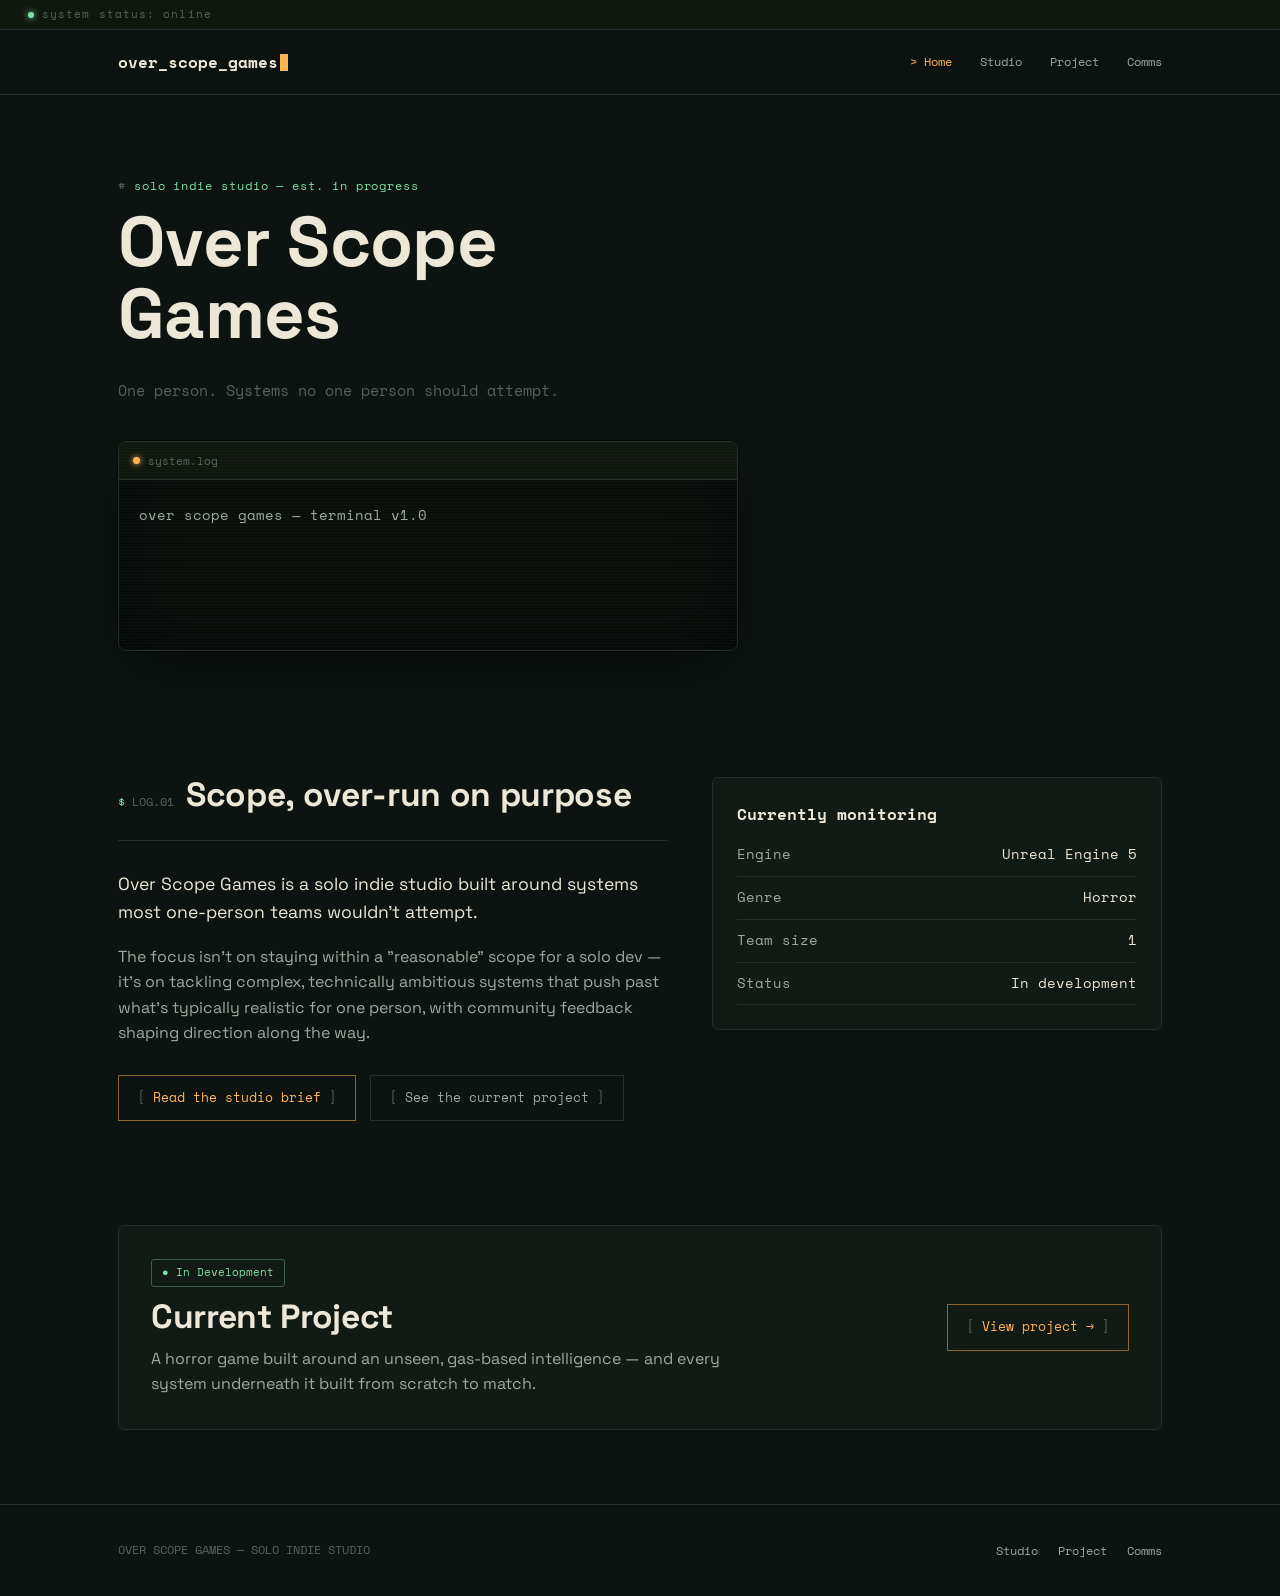
<file: index.html>
<!DOCTYPE html>
<html lang="en">
<head>
<meta charset="UTF-8">
<meta name="viewport" content="width=device-width, initial-scale=1.0">
<title>Over Scope Games — Solo Indie Studio</title>
<meta name="description" content="Over Scope Games is a solo indie studio building systems most one-person teams wouldn't attempt.">
<link rel="preconnect" href="https://fonts.googleapis.com">
<link rel="preconnect" href="https://fonts.gstatic.com" crossorigin>
<link href="https://fonts.googleapis.com/css2?family=Space+Grotesk:wght@400;500;700&family=Space+Mono:wght@400;700&display=swap" rel="stylesheet">
<link rel="stylesheet" href="style.css">
</head>
<body>

<div class="term-topbar"><span class="led"></span><span>system status: online</span></div>

<nav class="site-nav">
  <div class="wrap">
    <a href="index.html" class="brand">over_scope_games<span class="cursor"></span></a>
    <ul class="nav-links">
      <li><a href="index.html" aria-current="page">Home</a></li>
      <li><a href="studio.html">Studio</a></li>
      <li><a href="project.html">Project</a></li>
      <li><a href="contact.html">Comms</a></li>
    </ul>
    <button class="nav-toggle" aria-label="Toggle navigation" aria-expanded="false">☰</button>
  </div>
</nav>

<header class="hero">
  <div class="wrap hero-inner">
    <p class="eyebrow">solo indie studio — est. in progress</p>
    <h1>Over&nbsp;Scope<br>Games</h1>
    <p class="tagline">One person. Systems no one person should attempt.</p>

    <div class="term-window">
      <div class="term-header"><span class="led"></span><span>system.log</span></div>
      <div class="term-body" data-boot></div>
    </div>
  </div>
</header>

<section>
  <div class="wrap two-col">
    <div>
      <div class="section-head">
        <span class="code">LOG.01</span>
        <h2>Scope, over-run on purpose</h2>
      </div>
      <p class="lede">Over Scope Games is a solo indie studio built around systems most one-person teams wouldn't attempt.</p>
      <p>The focus isn't on staying within a "reasonable" scope for a solo dev — it's on tackling complex, technically ambitious systems that push past what's typically realistic for one person, with community feedback shaping direction along the way.</p>
      <div class="cta-row">
        <a href="studio.html" class="btn">Read the studio brief</a>
        <a href="project.html" class="btn ghost">See the current project</a>
      </div>
    </div>
    <div class="panel panel-rivets">
      <h3>Currently monitoring</h3>
      <ul class="spec-list">
        <li><span>Engine</span><span>Unreal Engine 5</span></li>
        <li><span>Genre</span><span>Horror</span></li>
        <li><span>Team size</span><span>1</span></li>
        <li><span>Status</span><span>In development</span></li>
      </ul>
    </div>
  </div>
</section>

<section class="tight">
  <div class="wrap">
    <div class="teaser">
      <div>
        <span class="status-tag">In Development</span>
        <h2 style="margin-bottom:0.3em;">Current Project</h2>
        <p style="margin:0;">A horror game built around an unseen, gas-based intelligence — and every system underneath it built from scratch to match.</p>
      </div>
      <a href="project.html" class="btn">View project →</a>
    </div>
  </div>
</section>

<footer>
  <div class="wrap">
    <span class="foot-brand">OVER SCOPE GAMES — SOLO INDIE STUDIO</span>
    <ul class="foot-links">
      <li><a href="studio.html">Studio</a></li>
      <li><a href="project.html">Project</a></li>
      <li><a href="contact.html">Comms</a></li>
    </ul>
  </div>
</footer>

<script src="script.js"></script>
</body>
</html>
</file>
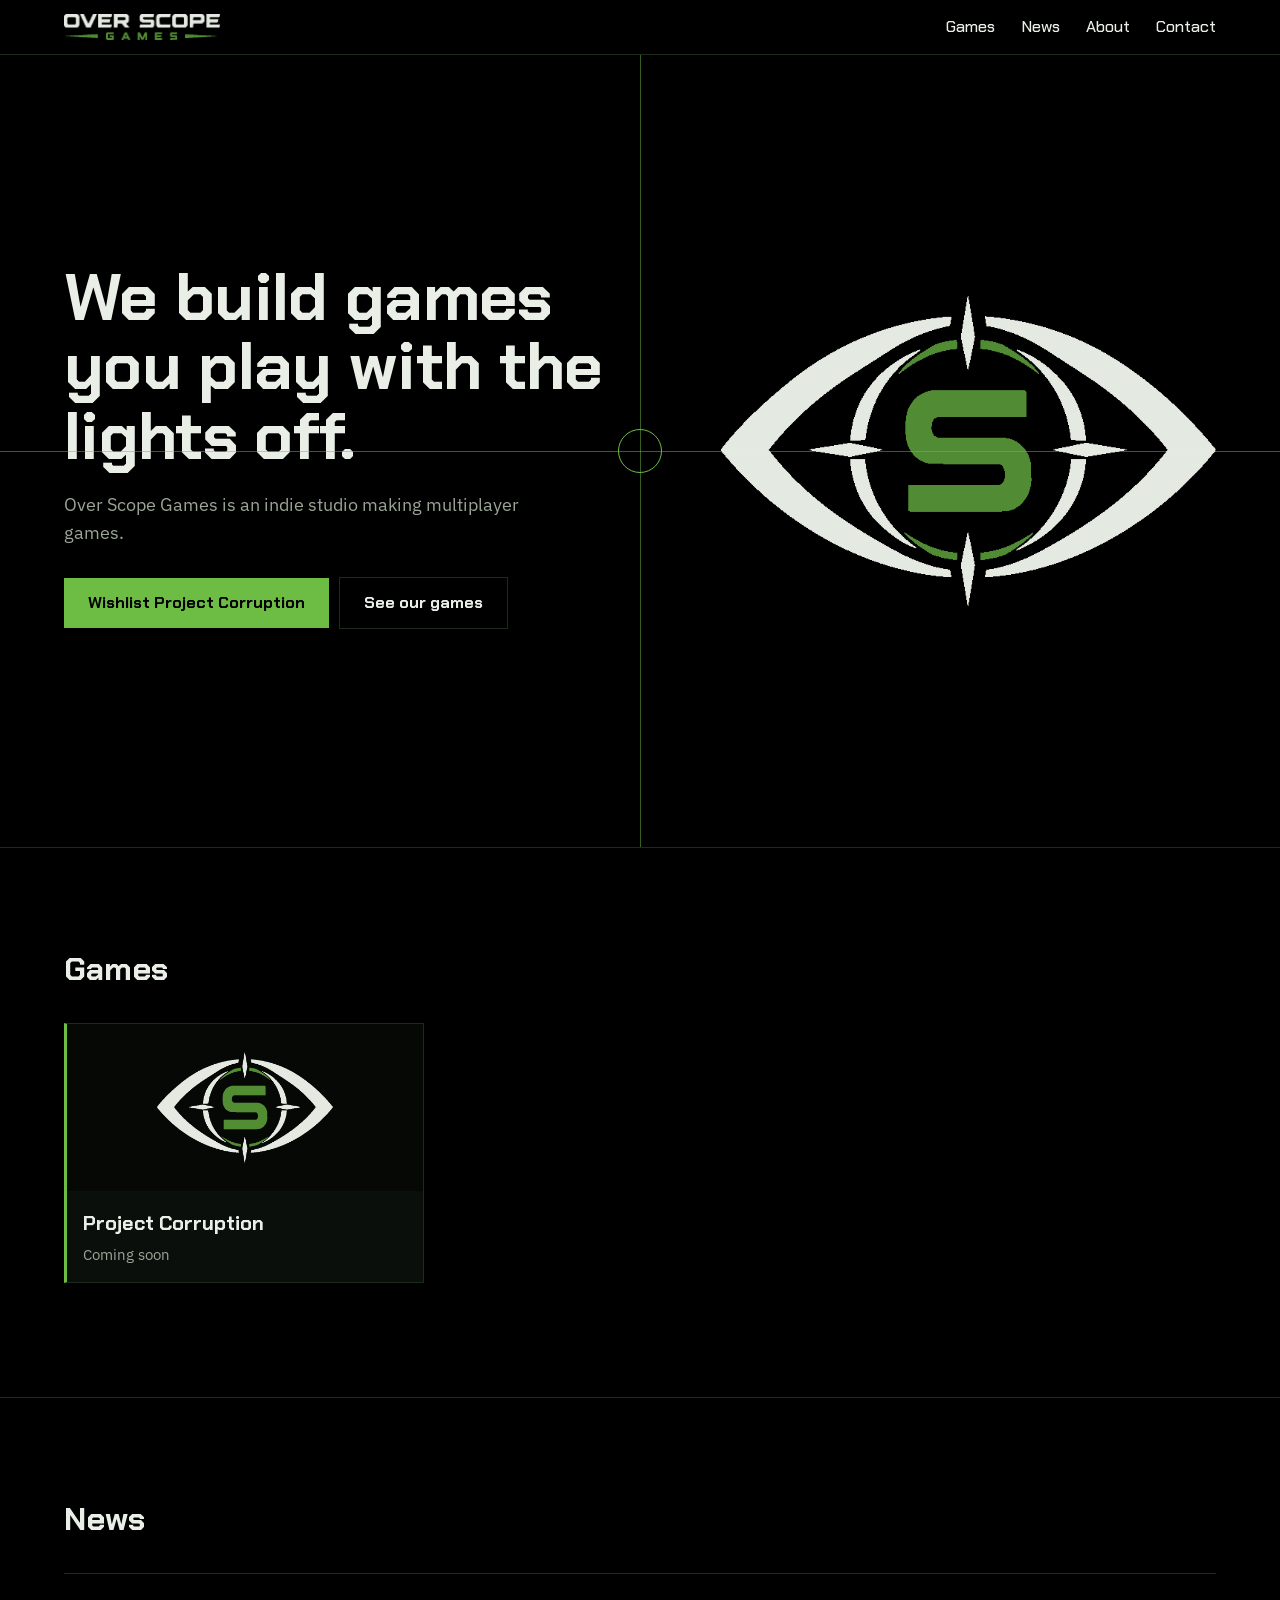
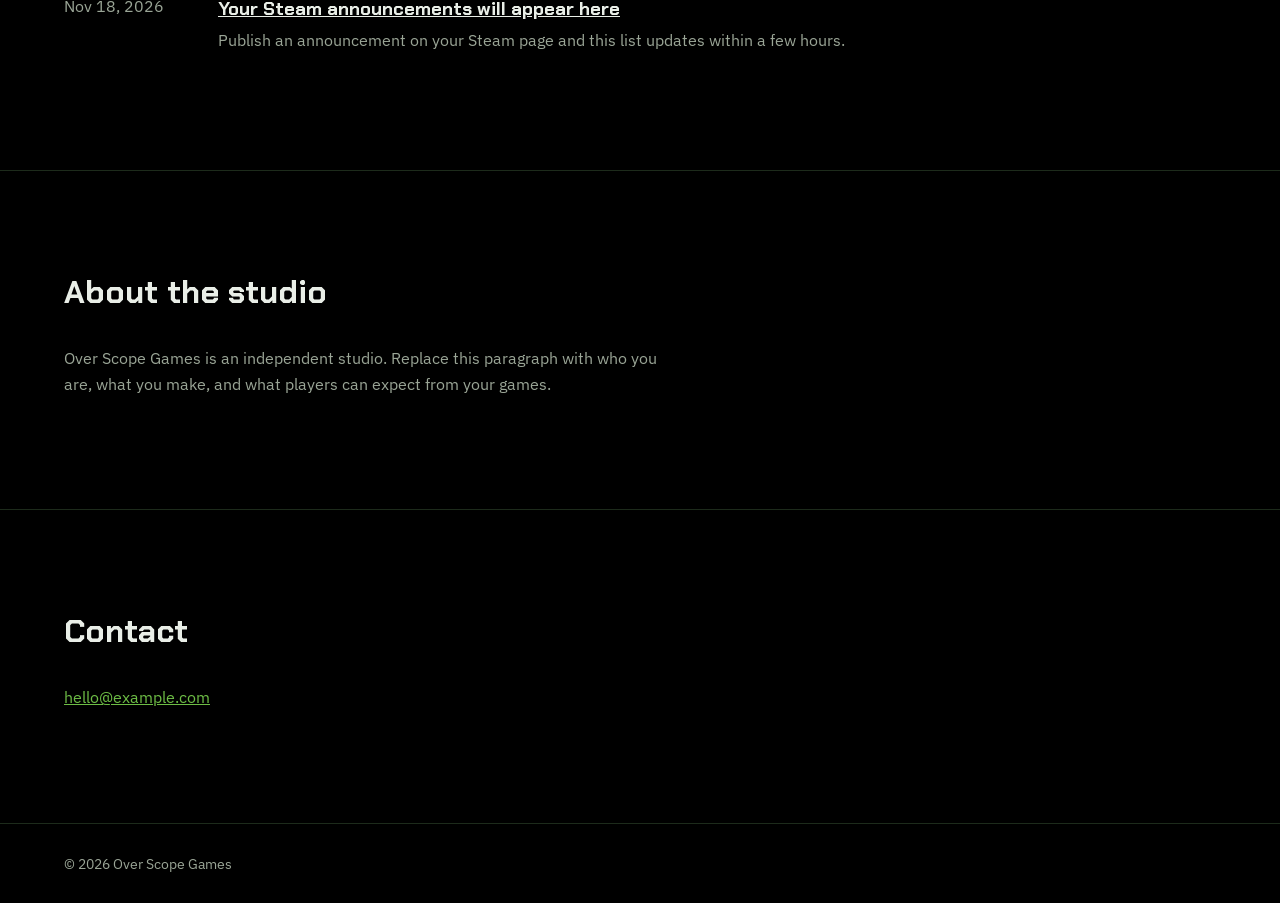
<file: site/index.html>
<!doctype html><html lang="en"><head><title>Over Scope Games</title><meta name="description" content="Over Scope Games is an indie studio making multiplayer games."><meta charset="utf-8"><meta name="viewport" content="width=device-width,initial-scale=1"><link rel="icon" href="assets/icon.png"><link rel="preconnect" href="https://fonts.googleapis.com"><link href="https://fonts.googleapis.com/css2?family=Chakra+Petch:wght@500;700&family=IBM+Plex+Sans:wght@400;500&display=swap" rel="stylesheet"><link rel="stylesheet" href="style.css"></head><body>
<header class="bar"><a href="index.html"><img class="wm" src="assets/wordmark.png" alt="Over Scope Games"></a><nav><a href="index.html#games">Games</a><a href="index.html#news">News</a><a href="index.html#about">About</a><a href="index.html#contact">Contact</a></nav></header>
<main>
<section class="hero" id="hero"><div class="reticle" aria-hidden="true"><i class="h"></i><i class="v"></i><b></b></div>
<div><!-- EDIT: tagline -->
<h1>We build games you play with the lights off.</h1>
<p>Over Scope Games is an indie studio making multiplayer games.</p>
<a class="btn" id="hero-cta" href="https://store.steampowered.com/app/3472070">Wishlist Project Corruption</a><a class="btn alt" href="#games">See our games</a></div>
<img class="eye" src="assets/icon.png" alt="Over Scope Games eye logo"></section>
<section class="s" id="games"><div class="in"><h2>Games</h2><div class="row" id="games-row" tabindex="0" aria-label="Our games, scroll sideways"></div></div></section>
<section class="s" id="news"><div class="in"><h2>News</h2><div id="news-list"></div></div></section>
<section class="s about" id="about"><div class="in"><h2>About the studio</h2><!-- EDIT: about text -->
<p>Over Scope Games is an independent studio. Replace this paragraph with who you are, what you make, and what players can expect from your games.</p></div></section>
<section class="s" id="contact"><div class="in"><h2>Contact</h2><!-- EDIT: email and socials -->
<p><a href="mailto:hello@example.com">hello@example.com</a></p></div></section>
</main><footer>&copy; 2026 Over Scope Games</footer><script src="main.js"></script></body></html>
</file>
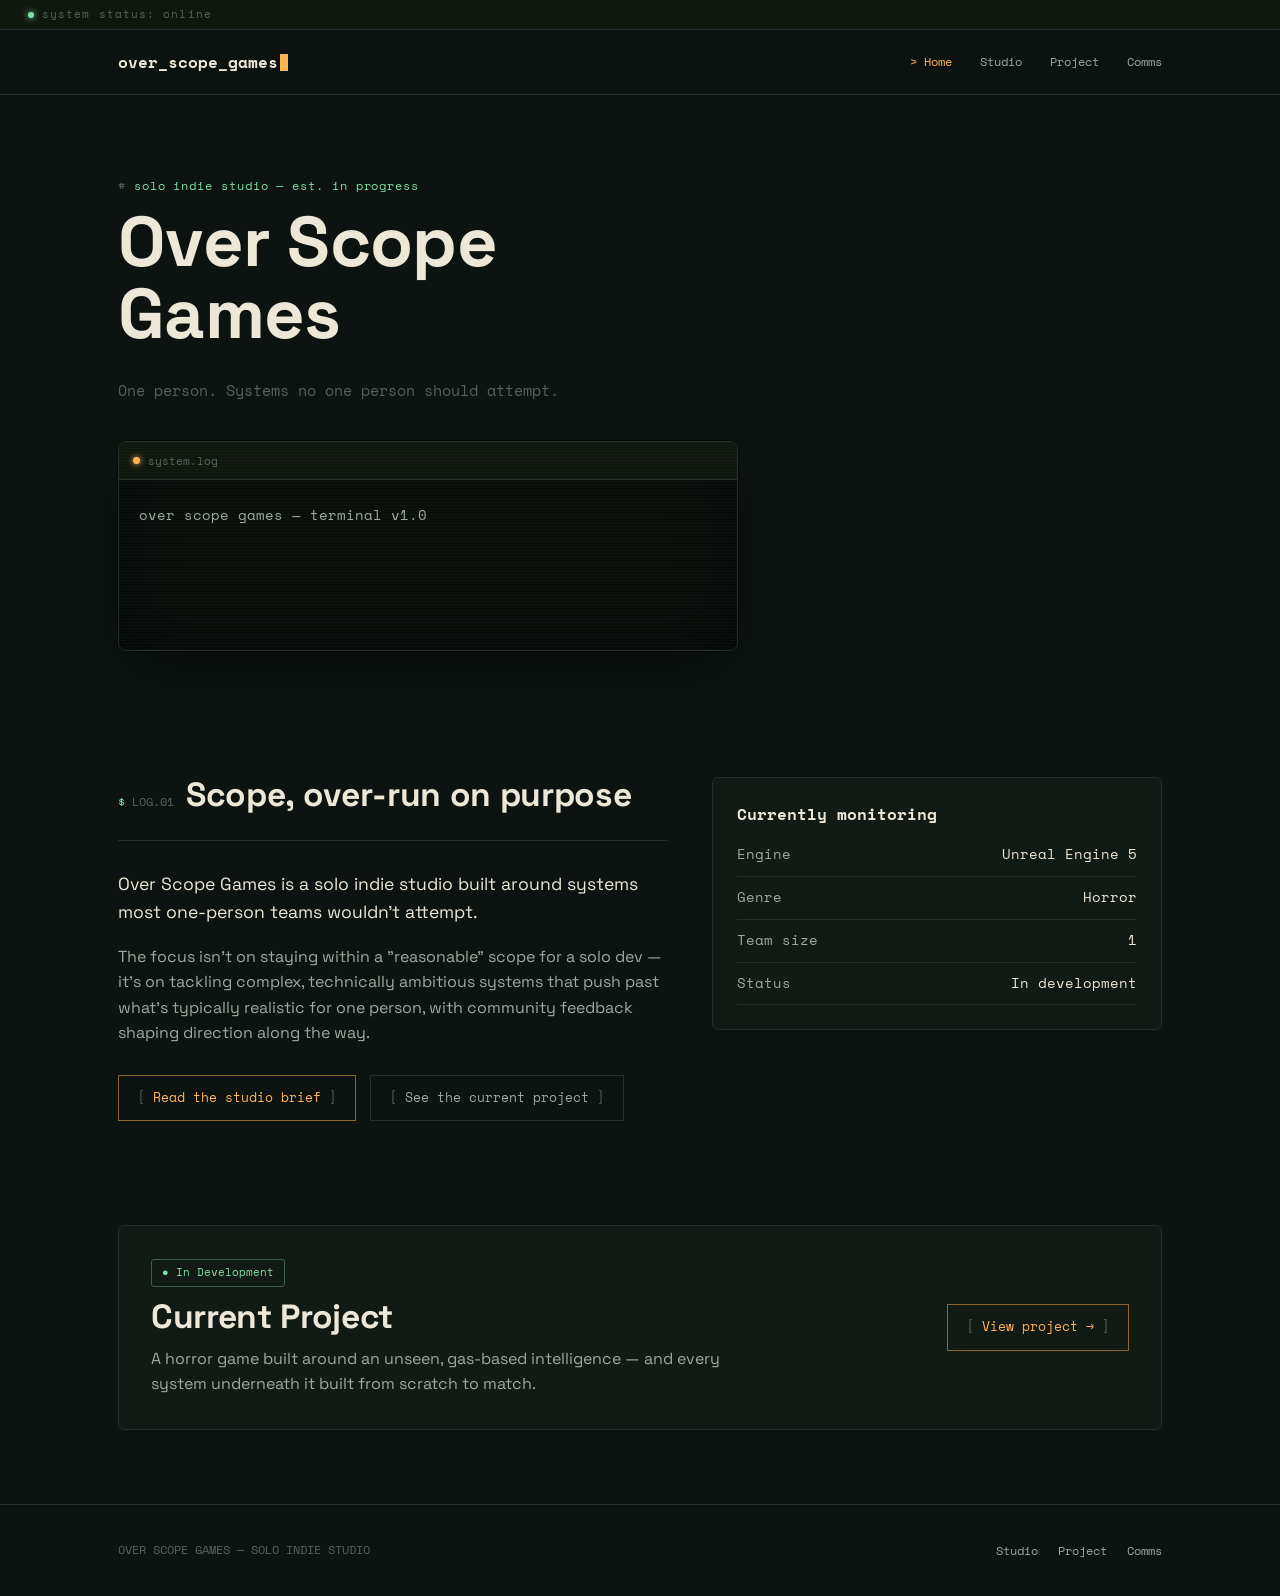
<file: overscope-games-site/overscope-games-site/index.html>
<!DOCTYPE html>
<html lang="en">
<head>
<meta charset="UTF-8">
<meta name="viewport" content="width=device-width, initial-scale=1.0">
<title>Over Scope Games — Solo Indie Studio</title>
<meta name="description" content="Over Scope Games is a solo indie studio building systems most one-person teams wouldn't attempt.">
<link rel="preconnect" href="https://fonts.googleapis.com">
<link rel="preconnect" href="https://fonts.gstatic.com" crossorigin>
<link href="https://fonts.googleapis.com/css2?family=Space+Grotesk:wght@400;500;700&family=Space+Mono:wght@400;700&display=swap" rel="stylesheet">
<link rel="stylesheet" href="css/style.css">
</head>
<body>

<div class="term-topbar"><span class="led"></span><span>system status: online</span></div>

<nav class="site-nav">
  <div class="wrap">
    <a href="index.html" class="brand">over_scope_games<span class="cursor"></span></a>
    <ul class="nav-links">
      <li><a href="index.html" aria-current="page">Home</a></li>
      <li><a href="studio.html">Studio</a></li>
      <li><a href="project.html">Project</a></li>
      <li><a href="contact.html">Comms</a></li>
    </ul>
    <button class="nav-toggle" aria-label="Toggle navigation" aria-expanded="false">☰</button>
  </div>
</nav>

<header class="hero">
  <div class="wrap hero-inner">
    <p class="eyebrow">solo indie studio — est. in progress</p>
    <h1>Over&nbsp;Scope<br>Games</h1>
    <p class="tagline">One person. Systems no one person should attempt.</p>

    <div class="term-window">
      <div class="term-header"><span class="led"></span><span>system.log</span></div>
      <div class="term-body" data-boot></div>
    </div>
  </div>
</header>

<section>
  <div class="wrap two-col">
    <div>
      <div class="section-head">
        <span class="code">LOG.01</span>
        <h2>Scope, over-run on purpose</h2>
      </div>
      <p class="lede">Over Scope Games is a solo indie studio built around systems most one-person teams wouldn't attempt.</p>
      <p>The focus isn't on staying within a "reasonable" scope for a solo dev — it's on tackling complex, technically ambitious systems that push past what's typically realistic for one person, with community feedback shaping direction along the way.</p>
      <div class="cta-row">
        <a href="studio.html" class="btn">Read the studio brief</a>
        <a href="project.html" class="btn ghost">See the current project</a>
      </div>
    </div>
    <div class="panel panel-rivets">
      <h3>Currently monitoring</h3>
      <ul class="spec-list">
        <li><span>Engine</span><span>Unreal Engine 5</span></li>
        <li><span>Genre</span><span>Horror</span></li>
        <li><span>Team size</span><span>1</span></li>
        <li><span>Status</span><span>In development</span></li>
      </ul>
    </div>
  </div>
</section>

<section class="tight">
  <div class="wrap">
    <div class="teaser">
      <div>
        <span class="status-tag">In Development</span>
        <h2 style="margin-bottom:0.3em;">Current Project</h2>
        <p style="margin:0;">A horror game built around an unseen, gas-based intelligence — and every system underneath it built from scratch to match.</p>
      </div>
      <a href="project.html" class="btn">View project →</a>
    </div>
  </div>
</section>

<footer>
  <div class="wrap">
    <span class="foot-brand">OVER SCOPE GAMES — SOLO INDIE STUDIO</span>
    <ul class="foot-links">
      <li><a href="studio.html">Studio</a></li>
      <li><a href="project.html">Project</a></li>
      <li><a href="contact.html">Comms</a></li>
    </ul>
  </div>
</footer>

<script src="js/script.js"></script>
</body>
</html>
</file>
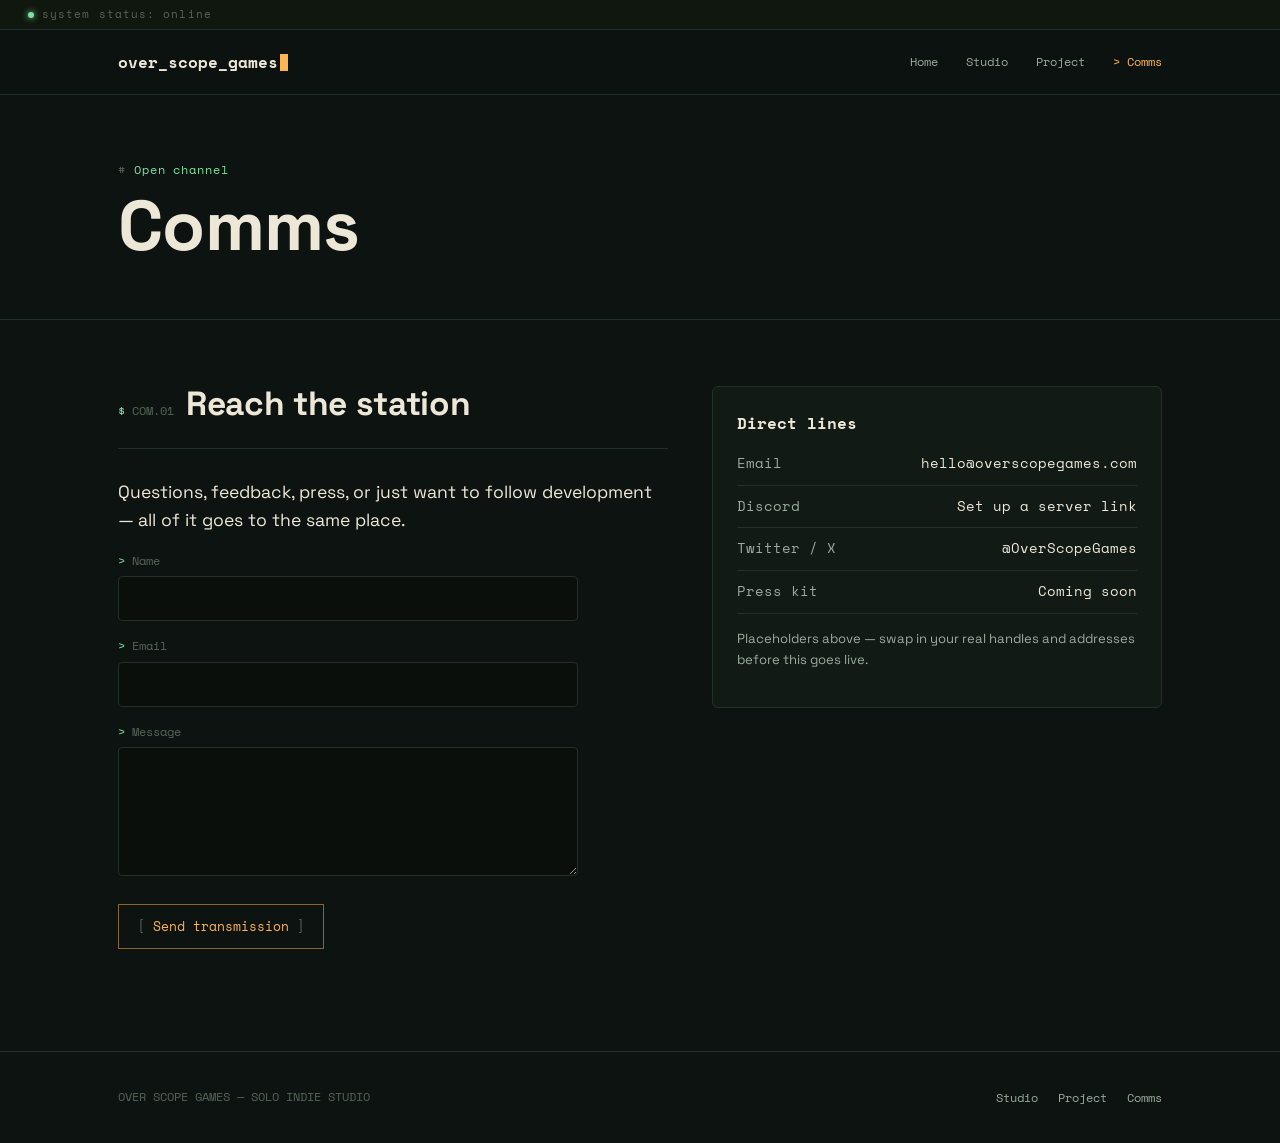
<file: contact.html>
<!DOCTYPE html>
<html lang="en">
<head>
<meta charset="UTF-8">
<meta name="viewport" content="width=device-width, initial-scale=1.0">
<title>Comms — Over Scope Games</title>
<meta name="description" content="Get in touch with Over Scope Games.">
<link rel="preconnect" href="https://fonts.googleapis.com">
<link rel="preconnect" href="https://fonts.gstatic.com" crossorigin>
<link href="https://fonts.googleapis.com/css2?family=Space+Grotesk:wght@400;500;700&family=Space+Mono:wght@400;700&display=swap" rel="stylesheet">
<link rel="stylesheet" href="style.css">
</head>
<body>

<div class="term-topbar"><span class="led"></span><span>system status: online</span></div>

<nav class="site-nav">
  <div class="wrap">
    <a href="index.html" class="brand">over_scope_games<span class="cursor"></span></a>
    <ul class="nav-links">
      <li><a href="index.html">Home</a></li>
      <li><a href="studio.html">Studio</a></li>
      <li><a href="project.html">Project</a></li>
      <li><a href="contact.html" aria-current="page">Comms</a></li>
    </ul>
    <button class="nav-toggle" aria-label="Toggle navigation" aria-expanded="false">☰</button>
  </div>
</nav>

<header class="page-header">
  <div class="wrap">
    <p class="eyebrow">Open channel</p>
    <h1>Comms</h1>
  </div>
</header>

<section>
  <div class="wrap two-col">
    <div>
      <div class="section-head">
        <span class="code">COM.01</span>
        <h2>Reach the station</h2>
      </div>
      <p class="lede">Questions, feedback, press, or just want to follow development — all of it goes to the same place.</p>

      <form class="contact-form" onsubmit="event.preventDefault(); alert('Wire this form up to your email service or a form endpoint like Formspree before going live.');">
        <div>
          <label for="name">Name</label>
          <input id="name" name="name" type="text" required>
        </div>
        <div>
          <label for="email">Email</label>
          <input id="email" name="email" type="email" required>
        </div>
        <div>
          <label for="message">Message</label>
          <textarea id="message" name="message" rows="5" required></textarea>
        </div>
        <div class="cta-row" style="margin-top: 4px;">
          <button type="submit" class="btn" style="font-family: var(--font-mono); background:none; cursor:pointer;">Send transmission</button>
        </div>
      </form>
    </div>

    <div class="panel panel-rivets">
      <h3>Direct lines</h3>
      <ul class="spec-list">
        <li><span>Email</span><span>hello@overscopegames.com</span></li>
        <li><span>Discord</span><span>Set up a server link</span></li>
        <li><span>Twitter / X</span><span>@OverScopeGames</span></li>
        <li><span>Press kit</span><span>Coming soon</span></li>
      </ul>
      <p style="font-size:0.82rem; margin-top:14px;">Placeholders above — swap in your real handles and addresses before this goes live.</p>
    </div>
  </div>
</section>

<footer>
  <div class="wrap">
    <span class="foot-brand">OVER SCOPE GAMES — SOLO INDIE STUDIO</span>
    <ul class="foot-links">
      <li><a href="studio.html">Studio</a></li>
      <li><a href="project.html">Project</a></li>
      <li><a href="contact.html">Comms</a></li>
    </ul>
  </div>
</footer>

<script src="script.js"></script>
</body>
</html>
</file>
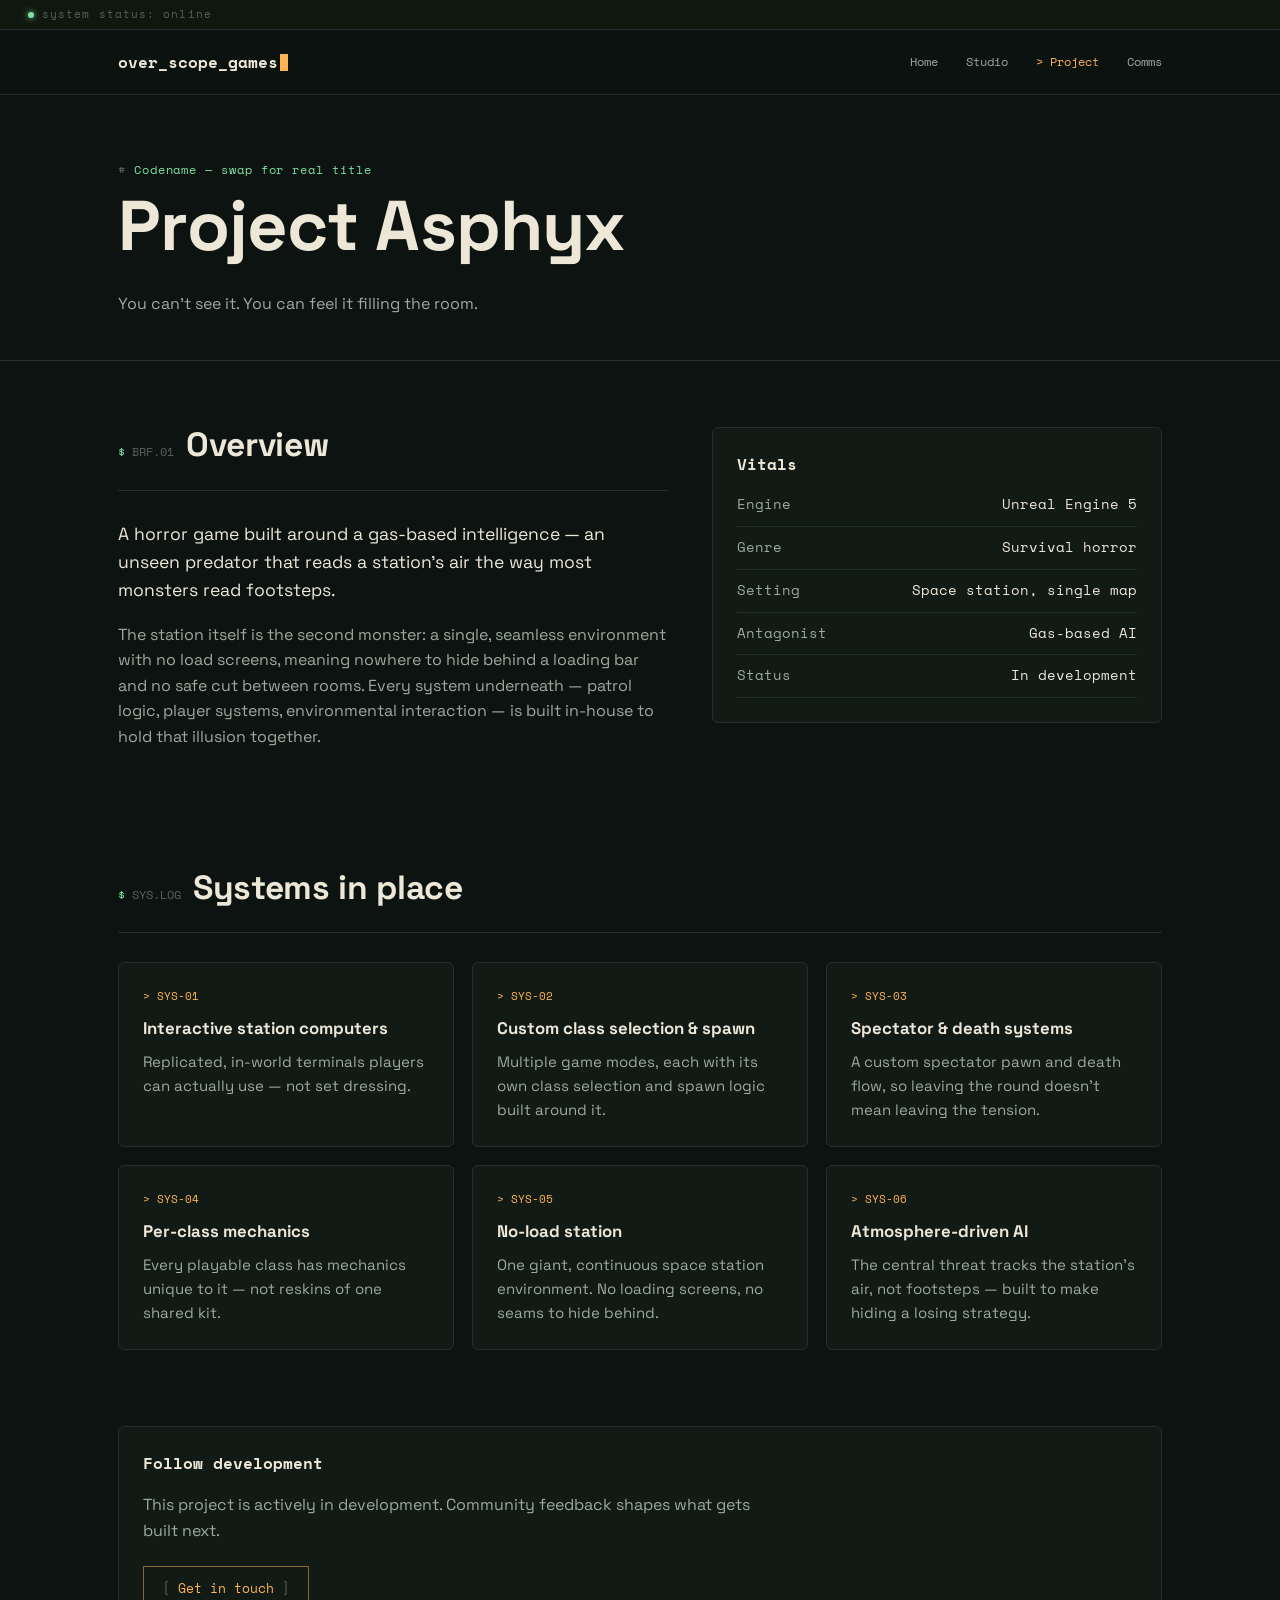
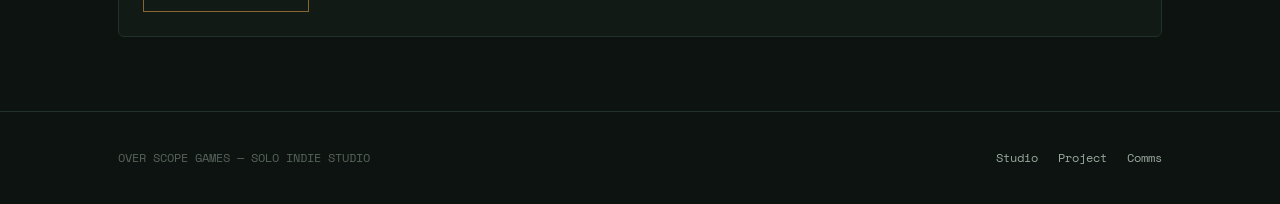
<file: project.html>
<!DOCTYPE html>
<html lang="en">
<head>
<meta charset="UTF-8">
<meta name="viewport" content="width=device-width, initial-scale=1.0">
<title>Project — Over Scope Games</title>
<meta name="description" content="An Unreal Engine 5 horror game built around a gas-based intelligence and a station with no load screens.">
<link rel="preconnect" href="https://fonts.googleapis.com">
<link rel="preconnect" href="https://fonts.gstatic.com" crossorigin>
<link href="https://fonts.googleapis.com/css2?family=Space+Grotesk:wght@400;500;700&family=Space+Mono:wght@400;700&display=swap" rel="stylesheet">
<link rel="stylesheet" href="style.css">
</head>
<body>

<div class="term-topbar"><span class="led"></span><span>system status: online</span></div>

<nav class="site-nav">
  <div class="wrap">
    <a href="index.html" class="brand">over_scope_games<span class="cursor"></span></a>
    <ul class="nav-links">
      <li><a href="index.html">Home</a></li>
      <li><a href="studio.html">Studio</a></li>
      <li><a href="project.html" aria-current="page">Project</a></li>
      <li><a href="contact.html">Comms</a></li>
    </ul>
    <button class="nav-toggle" aria-label="Toggle navigation" aria-expanded="false">☰</button>
  </div>
</nav>

<header class="page-header">
  <div class="wrap">
    <p class="eyebrow">Codename — swap for real title</p>
    <h1>Project&nbsp;Asphyx</h1>
    <p class="tagline" style="margin-top: 0.6rem;">You can't see it. You can feel it filling the room.</p>
  </div>
</header>

<section>
  <div class="wrap two-col">
    <div>
      <div class="section-head">
        <span class="code">BRF.01</span>
        <h2>Overview</h2>
      </div>
      <p class="lede">A horror game built around a gas-based intelligence — an unseen predator that reads a station's air the way most monsters read footsteps.</p>
      <p>The station itself is the second monster: a single, seamless environment with no load screens, meaning nowhere to hide behind a loading bar and no safe cut between rooms. Every system underneath — patrol logic, player systems, environmental interaction — is built in-house to hold that illusion together.</p>
    </div>
    <div class="panel panel-rivets">
      <h3>Vitals</h3>
      <ul class="spec-list">
        <li><span>Engine</span><span>Unreal Engine 5</span></li>
        <li><span>Genre</span><span>Survival horror</span></li>
        <li><span>Setting</span><span>Space station, single map</span></li>
        <li><span>Antagonist</span><span>Gas-based AI</span></li>
        <li><span>Status</span><span>In development</span></li>
      </ul>
    </div>
  </div>
</section>

<section class="tight">
  <div class="wrap">
    <div class="section-head">
      <span class="code">SYS.LOG</span>
      <h2>Systems in place</h2>
    </div>
    <div class="grid cols-3">

      <div class="panel feature-card">
        <span class="code">SYS-01</span>
        <h3>Interactive station computers</h3>
        <p>Replicated, in-world terminals players can actually use — not set dressing.</p>
      </div>

      <div class="panel feature-card">
        <span class="code">SYS-02</span>
        <h3>Custom class selection &amp; spawn</h3>
        <p>Multiple game modes, each with its own class selection and spawn logic built around it.</p>
      </div>

      <div class="panel feature-card">
        <span class="code">SYS-03</span>
        <h3>Spectator &amp; death systems</h3>
        <p>A custom spectator pawn and death flow, so leaving the round doesn't mean leaving the tension.</p>
      </div>

      <div class="panel feature-card">
        <span class="code">SYS-04</span>
        <h3>Per-class mechanics</h3>
        <p>Every playable class has mechanics unique to it — not reskins of one shared kit.</p>
      </div>

      <div class="panel feature-card">
        <span class="code">SYS-05</span>
        <h3>No-load station</h3>
        <p>One giant, continuous space station environment. No loading screens, no seams to hide behind.</p>
      </div>

      <div class="panel feature-card">
        <span class="code">SYS-06</span>
        <h3>Atmosphere-driven AI</h3>
        <p>The central threat tracks the station's air, not footsteps — built to make hiding a losing strategy.</p>
      </div>

    </div>
  </div>
</section>

<section class="tight">
  <div class="wrap">
    <div class="panel panel-rivets" style="text-align:left;">
      <h3 style="margin-bottom:10px;">Follow development</h3>
      <p style="margin-bottom: 1.4rem;">This project is actively in development. Community feedback shapes what gets built next.</p>
      <div class="cta-row" style="margin-top:0;">
        <a href="contact.html" class="btn">Get in touch</a>
      </div>
    </div>
  </div>
</section>

<footer>
  <div class="wrap">
    <span class="foot-brand">OVER SCOPE GAMES — SOLO INDIE STUDIO</span>
    <ul class="foot-links">
      <li><a href="studio.html">Studio</a></li>
      <li><a href="project.html">Project</a></li>
      <li><a href="contact.html">Comms</a></li>
    </ul>
  </div>
</footer>

<script src="script.js"></script>
</body>
</html>
</file>
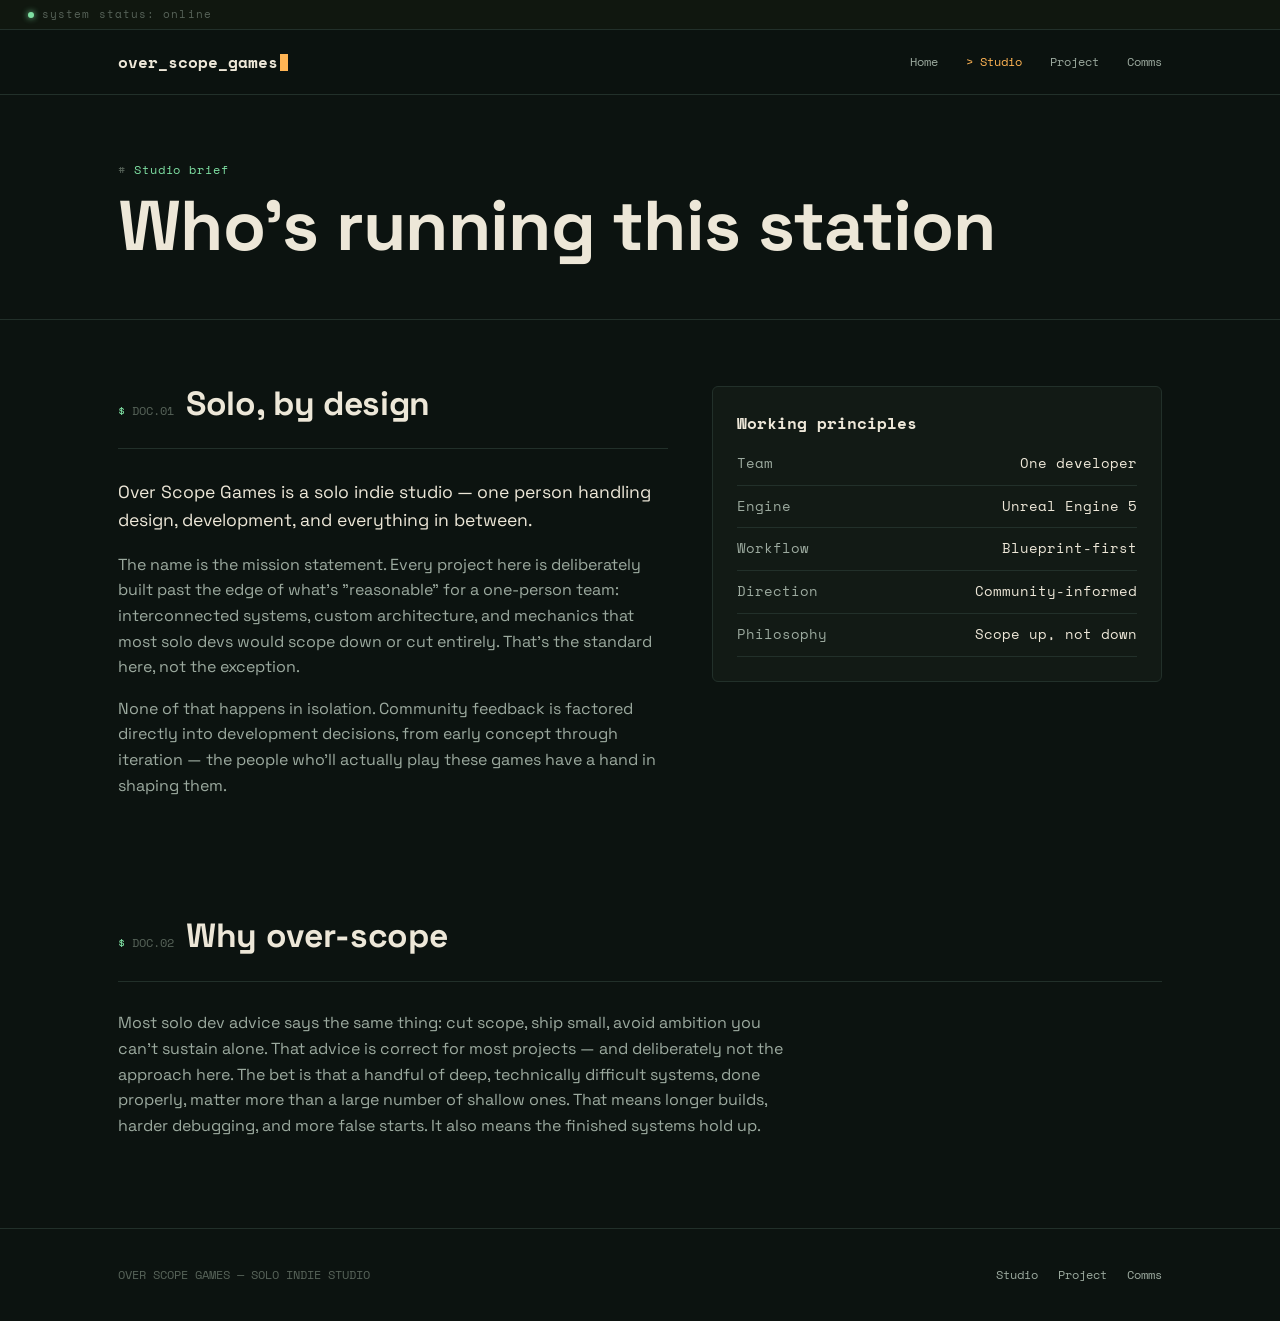
<file: studio.html>
<!DOCTYPE html>
<html lang="en">
<head>
<meta charset="UTF-8">
<meta name="viewport" content="width=device-width, initial-scale=1.0">
<title>Studio — Over Scope Games</title>
<meta name="description" content="Solo indie studio built around systems most one-person teams wouldn't attempt.">
<link rel="preconnect" href="https://fonts.googleapis.com">
<link rel="preconnect" href="https://fonts.gstatic.com" crossorigin>
<link href="https://fonts.googleapis.com/css2?family=Space+Grotesk:wght@400;500;700&family=Space+Mono:wght@400;700&display=swap" rel="stylesheet">
<link rel="stylesheet" href="style.css">
</head>
<body>

<div class="term-topbar"><span class="led"></span><span>system status: online</span></div>

<nav class="site-nav">
  <div class="wrap">
    <a href="index.html" class="brand">over_scope_games<span class="cursor"></span></a>
    <ul class="nav-links">
      <li><a href="index.html">Home</a></li>
      <li><a href="studio.html" aria-current="page">Studio</a></li>
      <li><a href="project.html">Project</a></li>
      <li><a href="contact.html">Comms</a></li>
    </ul>
    <button class="nav-toggle" aria-label="Toggle navigation" aria-expanded="false">☰</button>
  </div>
</nav>

<header class="page-header">
  <div class="wrap">
    <p class="eyebrow">Studio brief</p>
    <h1>Who's&nbsp;running this station</h1>
  </div>
</header>

<section>
  <div class="wrap two-col">
    <div>
      <div class="section-head">
        <span class="code">DOC.01</span>
        <h2>Solo, by design</h2>
      </div>
      <p class="lede">Over Scope Games is a solo indie studio — one person handling design, development, and everything in between.</p>
      <p>The name is the mission statement. Every project here is deliberately built past the edge of what's "reasonable" for a one-person team: interconnected systems, custom architecture, and mechanics that most solo devs would scope down or cut entirely. That's the standard here, not the exception.</p>
      <p>None of that happens in isolation. Community feedback is factored directly into development decisions, from early concept through iteration — the people who'll actually play these games have a hand in shaping them.</p>
    </div>

    <div class="panel panel-rivets">
      <h3>Working principles</h3>
      <ul class="spec-list">
        <li><span>Team</span><span>One developer</span></li>
        <li><span>Engine</span><span>Unreal Engine 5</span></li>
        <li><span>Workflow</span><span>Blueprint-first</span></li>
        <li><span>Direction</span><span>Community-informed</span></li>
        <li><span>Philosophy</span><span>Scope up, not down</span></li>
      </ul>
    </div>
  </div>
</section>

<section class="tight">
  <div class="wrap">
    <div class="section-head">
      <span class="code">DOC.02</span>
      <h2>Why over-scope</h2>
    </div>
    <p style="max-width: 68ch;">Most solo dev advice says the same thing: cut scope, ship small, avoid ambition you can't sustain alone. That advice is correct for most projects — and deliberately not the approach here. The bet is that a handful of deep, technically difficult systems, done properly, matter more than a large number of shallow ones. That means longer builds, harder debugging, and more false starts. It also means the finished systems hold up.</p>
  </div>
</section>

<footer>
  <div class="wrap">
    <span class="foot-brand">OVER SCOPE GAMES — SOLO INDIE STUDIO</span>
    <ul class="foot-links">
      <li><a href="studio.html">Studio</a></li>
      <li><a href="project.html">Project</a></li>
      <li><a href="contact.html">Comms</a></li>
    </ul>
  </div>
</footer>

<script src="script.js"></script>
</body>
</html>
</file>
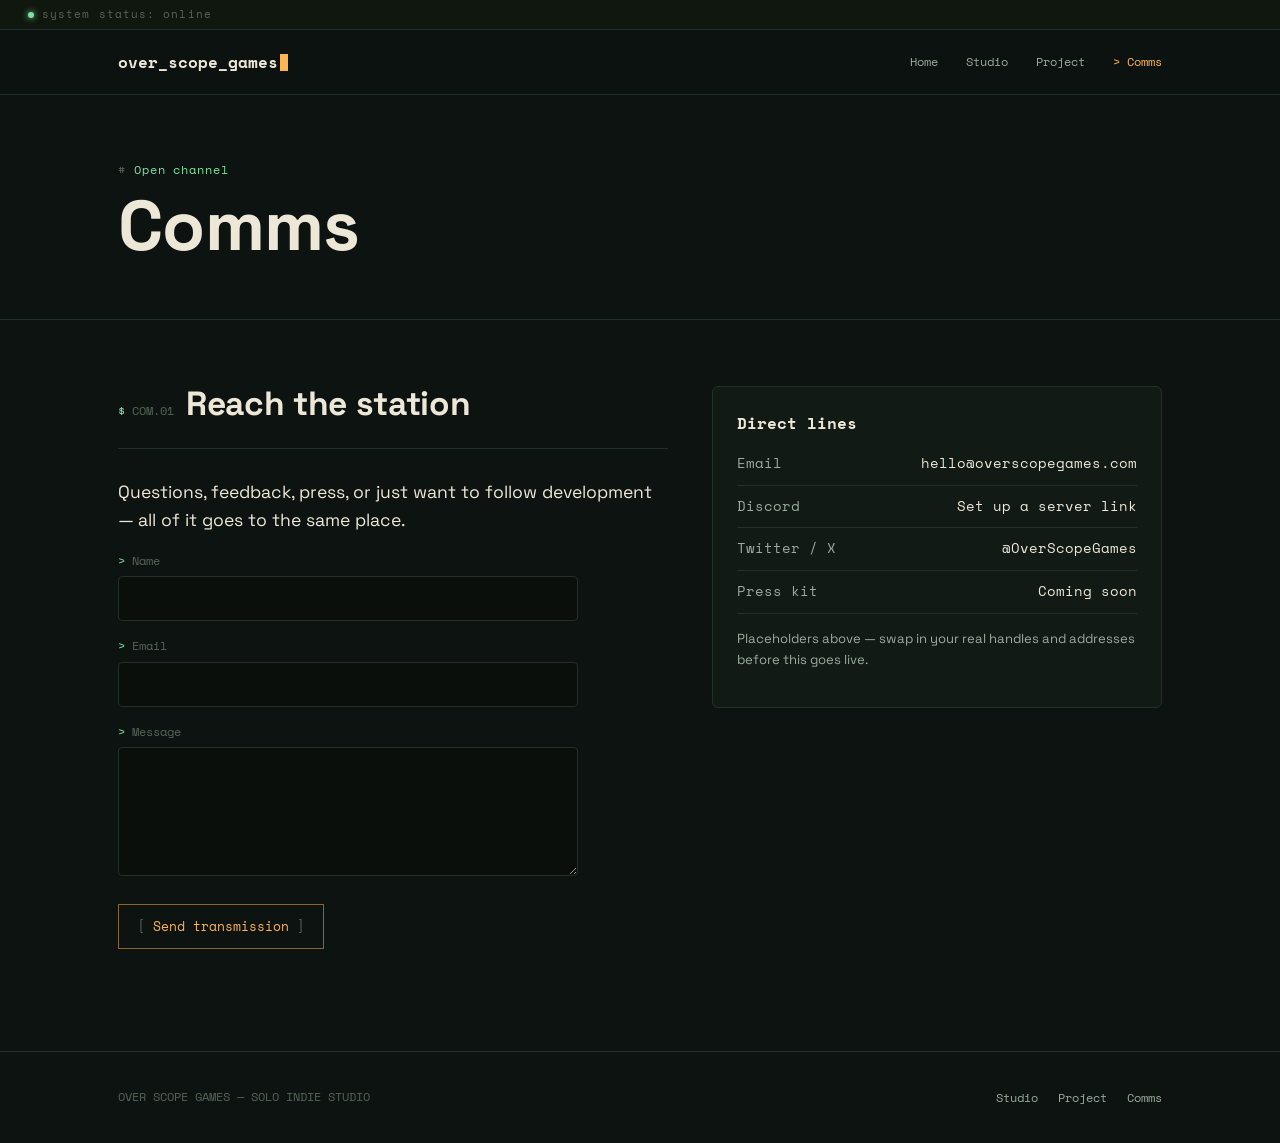
<file: overscope-games-site/overscope-games-site/contact.html>
<!DOCTYPE html>
<html lang="en">
<head>
<meta charset="UTF-8">
<meta name="viewport" content="width=device-width, initial-scale=1.0">
<title>Comms — Over Scope Games</title>
<meta name="description" content="Get in touch with Over Scope Games.">
<link rel="preconnect" href="https://fonts.googleapis.com">
<link rel="preconnect" href="https://fonts.gstatic.com" crossorigin>
<link href="https://fonts.googleapis.com/css2?family=Space+Grotesk:wght@400;500;700&family=Space+Mono:wght@400;700&display=swap" rel="stylesheet">
<link rel="stylesheet" href="css/style.css">
</head>
<body>

<div class="term-topbar"><span class="led"></span><span>system status: online</span></div>

<nav class="site-nav">
  <div class="wrap">
    <a href="index.html" class="brand">over_scope_games<span class="cursor"></span></a>
    <ul class="nav-links">
      <li><a href="index.html">Home</a></li>
      <li><a href="studio.html">Studio</a></li>
      <li><a href="project.html">Project</a></li>
      <li><a href="contact.html" aria-current="page">Comms</a></li>
    </ul>
    <button class="nav-toggle" aria-label="Toggle navigation" aria-expanded="false">☰</button>
  </div>
</nav>

<header class="page-header">
  <div class="wrap">
    <p class="eyebrow">Open channel</p>
    <h1>Comms</h1>
  </div>
</header>

<section>
  <div class="wrap two-col">
    <div>
      <div class="section-head">
        <span class="code">COM.01</span>
        <h2>Reach the station</h2>
      </div>
      <p class="lede">Questions, feedback, press, or just want to follow development — all of it goes to the same place.</p>

      <form class="contact-form" onsubmit="event.preventDefault(); alert('Wire this form up to your email service or a form endpoint like Formspree before going live.');">
        <div>
          <label for="name">Name</label>
          <input id="name" name="name" type="text" required>
        </div>
        <div>
          <label for="email">Email</label>
          <input id="email" name="email" type="email" required>
        </div>
        <div>
          <label for="message">Message</label>
          <textarea id="message" name="message" rows="5" required></textarea>
        </div>
        <div class="cta-row" style="margin-top: 4px;">
          <button type="submit" class="btn" style="font-family: var(--font-mono); background:none; cursor:pointer;">Send transmission</button>
        </div>
      </form>
    </div>

    <div class="panel panel-rivets">
      <h3>Direct lines</h3>
      <ul class="spec-list">
        <li><span>Email</span><span>hello@overscopegames.com</span></li>
        <li><span>Discord</span><span>Set up a server link</span></li>
        <li><span>Twitter / X</span><span>@OverScopeGames</span></li>
        <li><span>Press kit</span><span>Coming soon</span></li>
      </ul>
      <p style="font-size:0.82rem; margin-top:14px;">Placeholders above — swap in your real handles and addresses before this goes live.</p>
    </div>
  </div>
</section>

<footer>
  <div class="wrap">
    <span class="foot-brand">OVER SCOPE GAMES — SOLO INDIE STUDIO</span>
    <ul class="foot-links">
      <li><a href="studio.html">Studio</a></li>
      <li><a href="project.html">Project</a></li>
      <li><a href="contact.html">Comms</a></li>
    </ul>
  </div>
</footer>

<script src="js/script.js"></script>
</body>
</html>
</file>
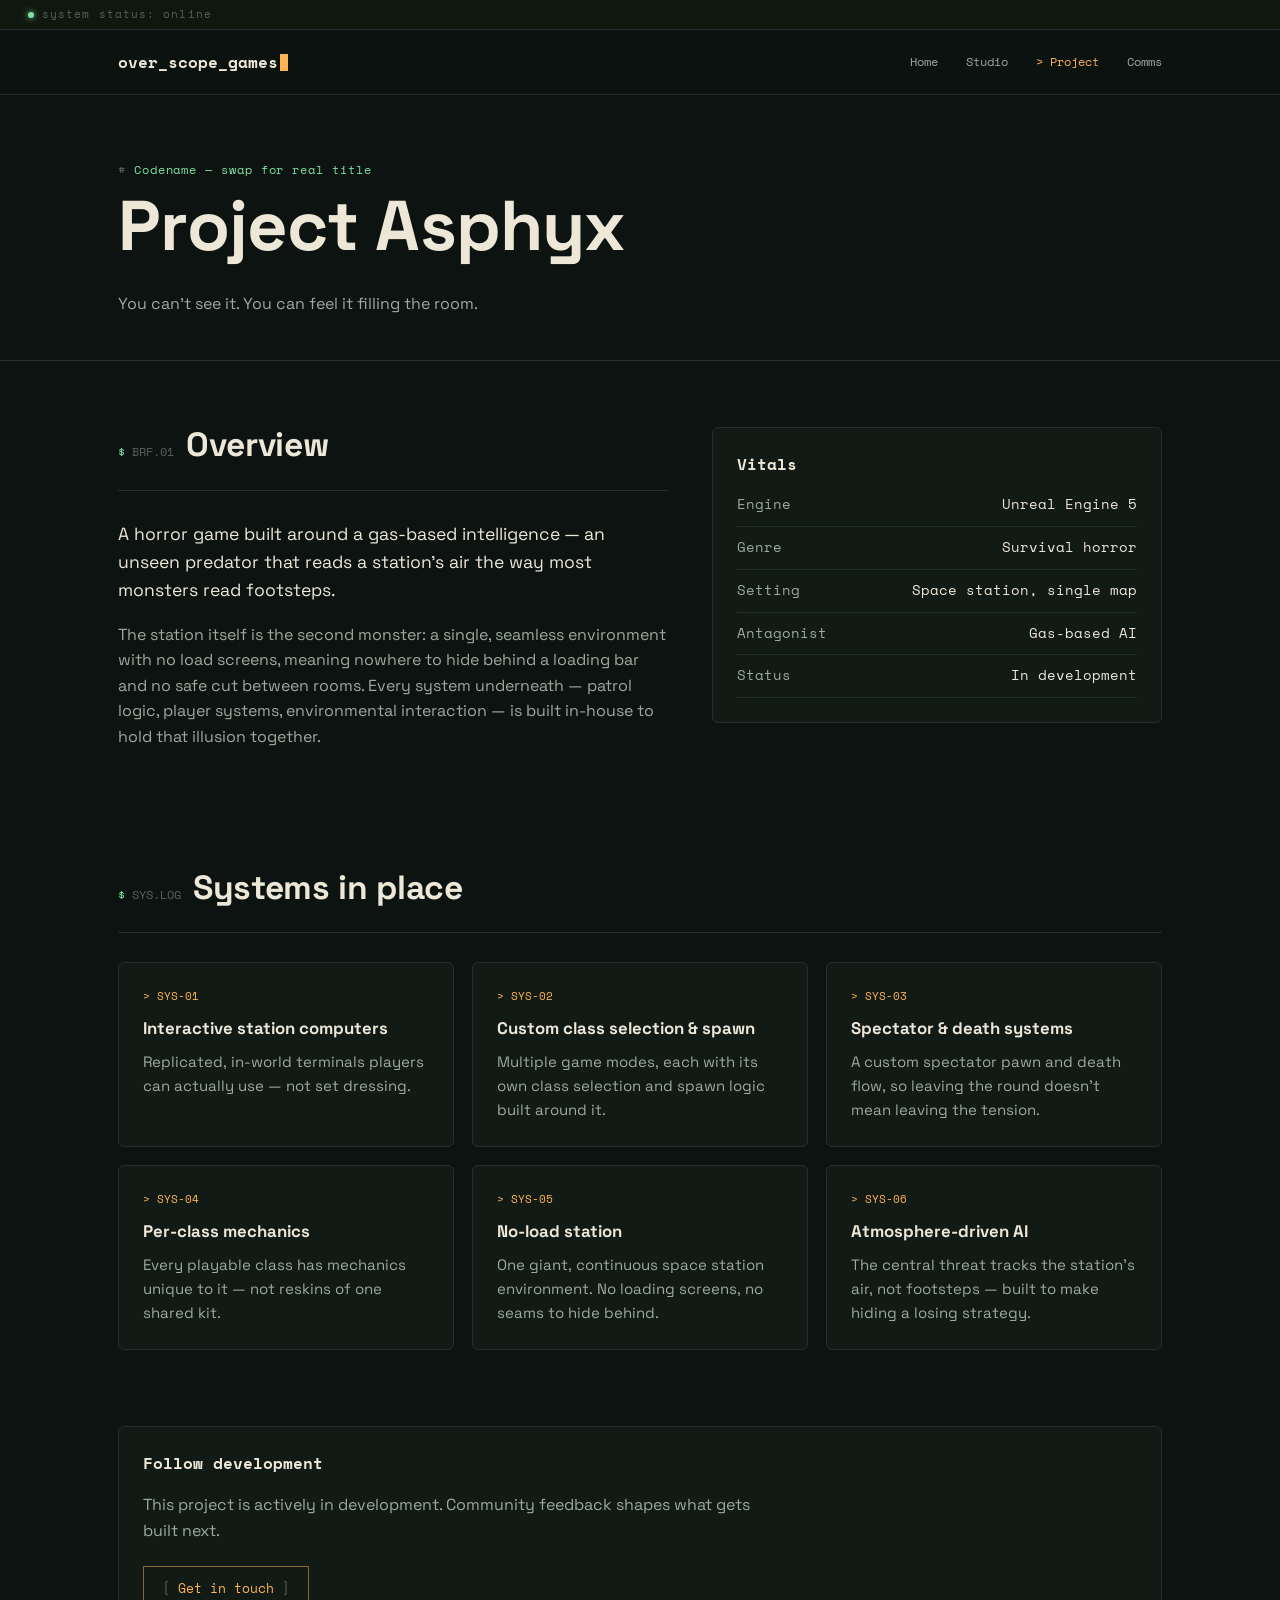
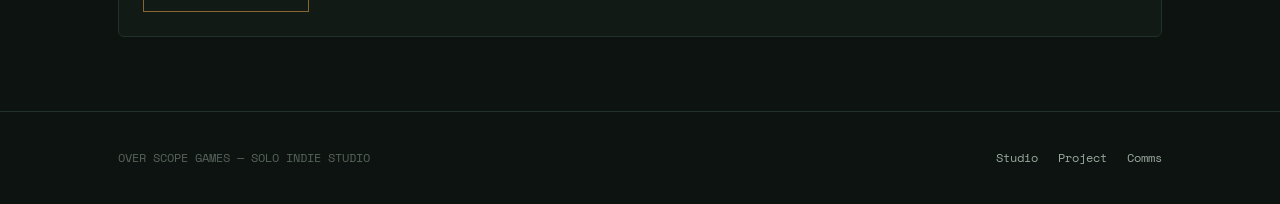
<file: overscope-games-site/overscope-games-site/project.html>
<!DOCTYPE html>
<html lang="en">
<head>
<meta charset="UTF-8">
<meta name="viewport" content="width=device-width, initial-scale=1.0">
<title>Project — Over Scope Games</title>
<meta name="description" content="An Unreal Engine 5 horror game built around a gas-based intelligence and a station with no load screens.">
<link rel="preconnect" href="https://fonts.googleapis.com">
<link rel="preconnect" href="https://fonts.gstatic.com" crossorigin>
<link href="https://fonts.googleapis.com/css2?family=Space+Grotesk:wght@400;500;700&family=Space+Mono:wght@400;700&display=swap" rel="stylesheet">
<link rel="stylesheet" href="css/style.css">
</head>
<body>

<div class="term-topbar"><span class="led"></span><span>system status: online</span></div>

<nav class="site-nav">
  <div class="wrap">
    <a href="index.html" class="brand">over_scope_games<span class="cursor"></span></a>
    <ul class="nav-links">
      <li><a href="index.html">Home</a></li>
      <li><a href="studio.html">Studio</a></li>
      <li><a href="project.html" aria-current="page">Project</a></li>
      <li><a href="contact.html">Comms</a></li>
    </ul>
    <button class="nav-toggle" aria-label="Toggle navigation" aria-expanded="false">☰</button>
  </div>
</nav>

<header class="page-header">
  <div class="wrap">
    <p class="eyebrow">Codename — swap for real title</p>
    <h1>Project&nbsp;Asphyx</h1>
    <p class="tagline" style="margin-top: 0.6rem;">You can't see it. You can feel it filling the room.</p>
  </div>
</header>

<section>
  <div class="wrap two-col">
    <div>
      <div class="section-head">
        <span class="code">BRF.01</span>
        <h2>Overview</h2>
      </div>
      <p class="lede">A horror game built around a gas-based intelligence — an unseen predator that reads a station's air the way most monsters read footsteps.</p>
      <p>The station itself is the second monster: a single, seamless environment with no load screens, meaning nowhere to hide behind a loading bar and no safe cut between rooms. Every system underneath — patrol logic, player systems, environmental interaction — is built in-house to hold that illusion together.</p>
    </div>
    <div class="panel panel-rivets">
      <h3>Vitals</h3>
      <ul class="spec-list">
        <li><span>Engine</span><span>Unreal Engine 5</span></li>
        <li><span>Genre</span><span>Survival horror</span></li>
        <li><span>Setting</span><span>Space station, single map</span></li>
        <li><span>Antagonist</span><span>Gas-based AI</span></li>
        <li><span>Status</span><span>In development</span></li>
      </ul>
    </div>
  </div>
</section>

<section class="tight">
  <div class="wrap">
    <div class="section-head">
      <span class="code">SYS.LOG</span>
      <h2>Systems in place</h2>
    </div>
    <div class="grid cols-3">

      <div class="panel feature-card">
        <span class="code">SYS-01</span>
        <h3>Interactive station computers</h3>
        <p>Replicated, in-world terminals players can actually use — not set dressing.</p>
      </div>

      <div class="panel feature-card">
        <span class="code">SYS-02</span>
        <h3>Custom class selection &amp; spawn</h3>
        <p>Multiple game modes, each with its own class selection and spawn logic built around it.</p>
      </div>

      <div class="panel feature-card">
        <span class="code">SYS-03</span>
        <h3>Spectator &amp; death systems</h3>
        <p>A custom spectator pawn and death flow, so leaving the round doesn't mean leaving the tension.</p>
      </div>

      <div class="panel feature-card">
        <span class="code">SYS-04</span>
        <h3>Per-class mechanics</h3>
        <p>Every playable class has mechanics unique to it — not reskins of one shared kit.</p>
      </div>

      <div class="panel feature-card">
        <span class="code">SYS-05</span>
        <h3>No-load station</h3>
        <p>One giant, continuous space station environment. No loading screens, no seams to hide behind.</p>
      </div>

      <div class="panel feature-card">
        <span class="code">SYS-06</span>
        <h3>Atmosphere-driven AI</h3>
        <p>The central threat tracks the station's air, not footsteps — built to make hiding a losing strategy.</p>
      </div>

    </div>
  </div>
</section>

<section class="tight">
  <div class="wrap">
    <div class="panel panel-rivets" style="text-align:left;">
      <h3 style="margin-bottom:10px;">Follow development</h3>
      <p style="margin-bottom: 1.4rem;">This project is actively in development. Community feedback shapes what gets built next.</p>
      <div class="cta-row" style="margin-top:0;">
        <a href="contact.html" class="btn">Get in touch</a>
      </div>
    </div>
  </div>
</section>

<footer>
  <div class="wrap">
    <span class="foot-brand">OVER SCOPE GAMES — SOLO INDIE STUDIO</span>
    <ul class="foot-links">
      <li><a href="studio.html">Studio</a></li>
      <li><a href="project.html">Project</a></li>
      <li><a href="contact.html">Comms</a></li>
    </ul>
  </div>
</footer>

<script src="js/script.js"></script>
</body>
</html>
</file>
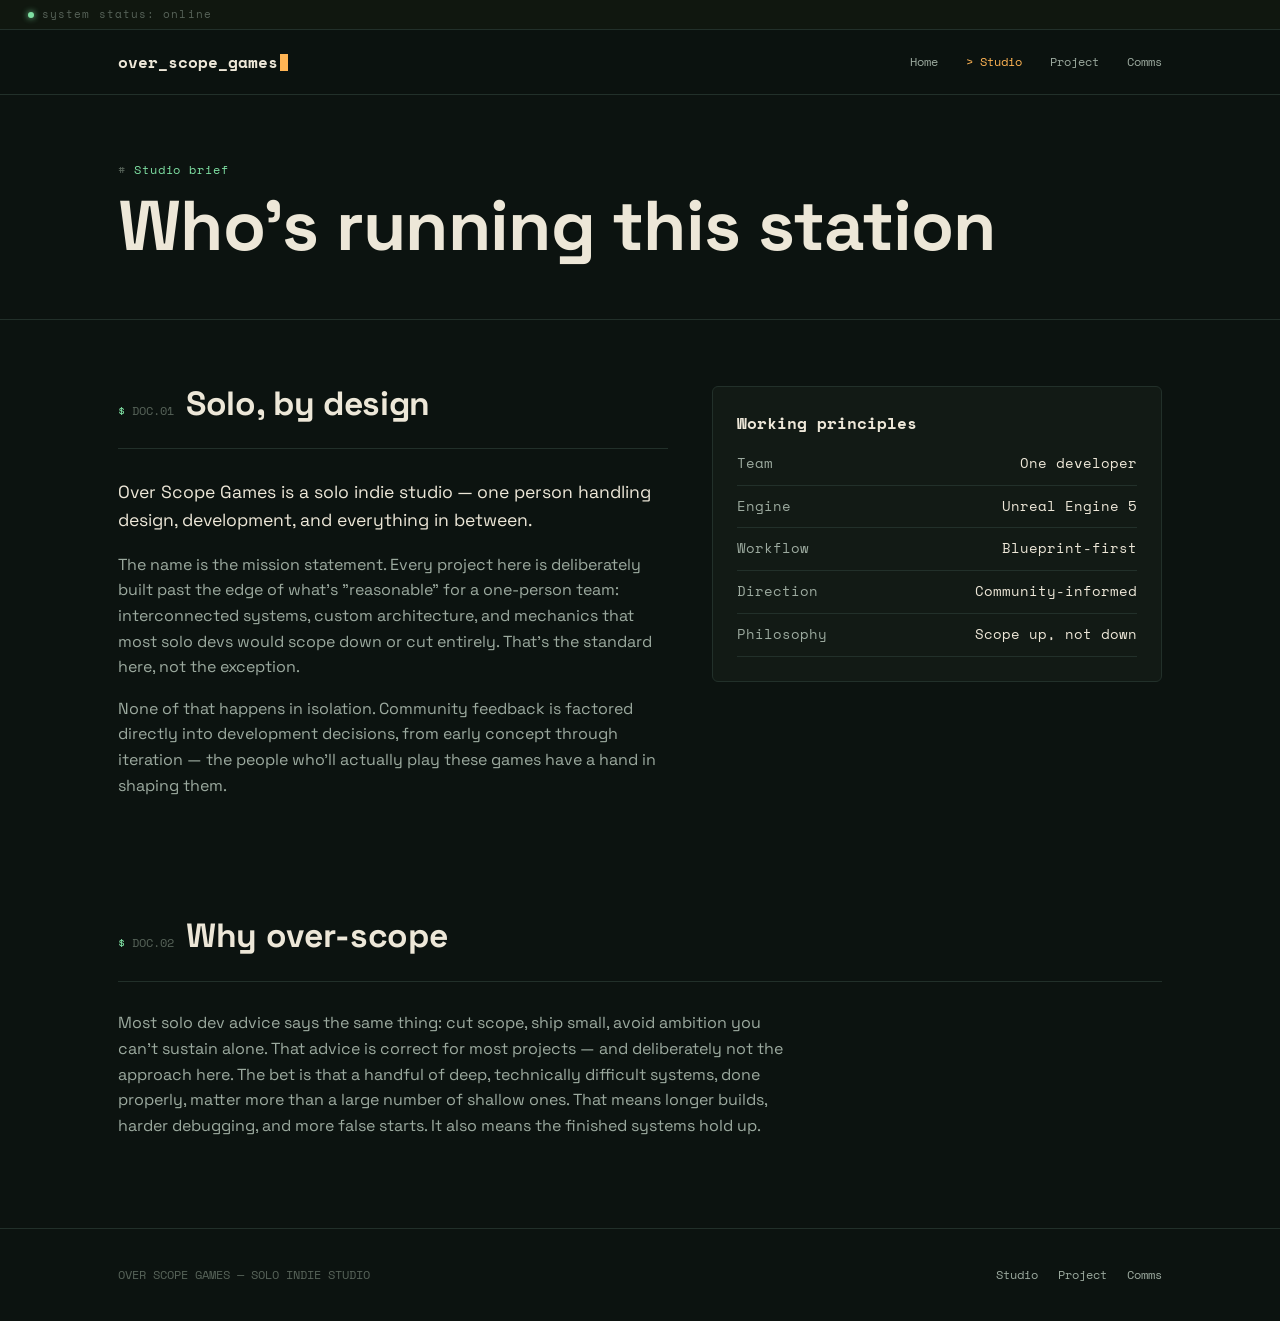
<file: overscope-games-site/overscope-games-site/studio.html>
<!DOCTYPE html>
<html lang="en">
<head>
<meta charset="UTF-8">
<meta name="viewport" content="width=device-width, initial-scale=1.0">
<title>Studio — Over Scope Games</title>
<meta name="description" content="Solo indie studio built around systems most one-person teams wouldn't attempt.">
<link rel="preconnect" href="https://fonts.googleapis.com">
<link rel="preconnect" href="https://fonts.gstatic.com" crossorigin>
<link href="https://fonts.googleapis.com/css2?family=Space+Grotesk:wght@400;500;700&family=Space+Mono:wght@400;700&display=swap" rel="stylesheet">
<link rel="stylesheet" href="css/style.css">
</head>
<body>

<div class="term-topbar"><span class="led"></span><span>system status: online</span></div>

<nav class="site-nav">
  <div class="wrap">
    <a href="index.html" class="brand">over_scope_games<span class="cursor"></span></a>
    <ul class="nav-links">
      <li><a href="index.html">Home</a></li>
      <li><a href="studio.html" aria-current="page">Studio</a></li>
      <li><a href="project.html">Project</a></li>
      <li><a href="contact.html">Comms</a></li>
    </ul>
    <button class="nav-toggle" aria-label="Toggle navigation" aria-expanded="false">☰</button>
  </div>
</nav>

<header class="page-header">
  <div class="wrap">
    <p class="eyebrow">Studio brief</p>
    <h1>Who's&nbsp;running this station</h1>
  </div>
</header>

<section>
  <div class="wrap two-col">
    <div>
      <div class="section-head">
        <span class="code">DOC.01</span>
        <h2>Solo, by design</h2>
      </div>
      <p class="lede">Over Scope Games is a solo indie studio — one person handling design, development, and everything in between.</p>
      <p>The name is the mission statement. Every project here is deliberately built past the edge of what's "reasonable" for a one-person team: interconnected systems, custom architecture, and mechanics that most solo devs would scope down or cut entirely. That's the standard here, not the exception.</p>
      <p>None of that happens in isolation. Community feedback is factored directly into development decisions, from early concept through iteration — the people who'll actually play these games have a hand in shaping them.</p>
    </div>

    <div class="panel panel-rivets">
      <h3>Working principles</h3>
      <ul class="spec-list">
        <li><span>Team</span><span>One developer</span></li>
        <li><span>Engine</span><span>Unreal Engine 5</span></li>
        <li><span>Workflow</span><span>Blueprint-first</span></li>
        <li><span>Direction</span><span>Community-informed</span></li>
        <li><span>Philosophy</span><span>Scope up, not down</span></li>
      </ul>
    </div>
  </div>
</section>

<section class="tight">
  <div class="wrap">
    <div class="section-head">
      <span class="code">DOC.02</span>
      <h2>Why over-scope</h2>
    </div>
    <p style="max-width: 68ch;">Most solo dev advice says the same thing: cut scope, ship small, avoid ambition you can't sustain alone. That advice is correct for most projects — and deliberately not the approach here. The bet is that a handful of deep, technically difficult systems, done properly, matter more than a large number of shallow ones. That means longer builds, harder debugging, and more false starts. It also means the finished systems hold up.</p>
  </div>
</section>

<footer>
  <div class="wrap">
    <span class="foot-brand">OVER SCOPE GAMES — SOLO INDIE STUDIO</span>
    <ul class="foot-links">
      <li><a href="studio.html">Studio</a></li>
      <li><a href="project.html">Project</a></li>
      <li><a href="contact.html">Comms</a></li>
    </ul>
  </div>
</footer>

<script src="js/script.js"></script>
</body>
</html>
</file>
<file: style.css>
/* ===========================================================
   OVER SCOPE GAMES — shared stylesheet
   Design language: modernized retro terminal.
   A CRT screen's vocabulary — phosphor glow, scanlines, boot
   text, blinking cursors — rendered with contemporary type
   and restraint instead of full hacker-movie pastiche.
   =========================================================== */

:root {
  /* --- palette --- */
  --bg:         #0c1310;   /* dark screen-glass, faint green undertone — not pure black */
  --bg-raised:  #10170f;
  --screen:     #0a0f0c;   /* deeper glass for terminal-window insets */
  --panel:      #121a15;
  --line:       #22302a;   /* hairline / bezel edge */

  --amber:      #ffb454;   /* warm phosphor — primary */
  --amber-dim:  #8a6431;
  --green:      #7fe0a3;   /* cool phosphor — secondary / status only */
  --green-dim:  #3c5f4a;
  --red:        #e2574c;   /* error / critical — sparing use */

  --text:       #ede7d8;   /* phosphor white */
  --text-dim:   #9caa9f;
  --text-faint: #576359;

  /* --- type --- */
  --font-display: "Space Grotesk", sans-serif;
  --font-body:    "Space Grotesk", sans-serif;
  --font-mono:    "Space Mono", monospace;

  --container: 1100px;
}

* { box-sizing: border-box; }

html { scroll-behavior: smooth; }

body {
  margin: 0;
  background: var(--bg);
  color: var(--text);
  font-family: var(--font-body);
  line-height: 1.6;
  -webkit-font-smoothing: antialiased;
}

img { max-width: 100%; display: block; }

a { color: var(--amber); text-decoration: none; }
a:hover { text-decoration: underline; }

:focus-visible {
  outline: 2px solid var(--amber);
  outline-offset: 3px;
}

.wrap {
  max-width: var(--container);
  margin: 0 auto;
  padding: 0 28px;
}

.eyebrow {
  font-family: var(--font-mono);
  font-size: 0.72rem;
  letter-spacing: 0.08em;
  color: var(--green);
}
.eyebrow::before { content: "# "; color: var(--text-faint); }

h1, h2, h3 {
  font-family: var(--font-display);
  font-weight: 700;
  letter-spacing: -0.01em;
  margin: 0 0 0.4em;
  color: var(--text);
}

h1 { font-size: clamp(2.4rem, 6.4vw, 4.4rem); line-height: 1.02; }
h2 { font-size: clamp(1.5rem, 3.6vw, 2.1rem); line-height: 1.1; }
h3 { font-family: var(--font-mono); font-size: 1rem; font-weight: 700; letter-spacing: 0; }

p { color: var(--text-dim); max-width: 62ch; }
p.lede { color: var(--text); font-size: 1.1rem; max-width: 56ch; }

/* ------------------- top status bar (was hazard stripe) ------------------- */
.term-topbar {
  display: flex;
  align-items: center;
  gap: 8px;
  padding: 6px 28px;
  background: var(--bg-raised);
  border-bottom: 1px solid var(--line);
  font-family: var(--font-mono);
  font-size: 0.68rem;
  letter-spacing: 0.1em;
  color: var(--text-faint);
}

.term-topbar .led {
  width: 6px; height: 6px;
  border-radius: 50%;
  background: var(--green);
  box-shadow: 0 0 6px var(--green);
  animation: pulse 2.6s ease-in-out infinite;
}

@keyframes pulse {
  0%, 100% { opacity: 1; }
  50% { opacity: 0.35; }
}

/* ------------------- nav ------------------- */
.site-nav {
  position: sticky;
  top: 0;
  z-index: 50;
  background: rgba(12,19,16,0.92);
  backdrop-filter: blur(6px);
  border-bottom: 1px solid var(--line);
}

.site-nav .wrap {
  display: flex;
  align-items: center;
  justify-content: space-between;
  height: 64px;
}

.brand {
  font-family: var(--font-mono);
  font-weight: 700;
  font-size: 1rem;
  color: var(--text);
  display: flex;
  align-items: center;
}

.brand:hover { text-decoration: none; }

.brand .cursor {
  display: inline-block;
  width: 8px; height: 1.05em;
  margin-left: 2px;
  background: var(--amber);
  animation: blink 1.1s steps(1) infinite;
  vertical-align: text-bottom;
}

@keyframes blink {
  0%, 49% { opacity: 1; }
  50%, 100% { opacity: 0; }
}

.nav-links {
  display: flex;
  gap: 28px;
  list-style: none;
  margin: 0; padding: 0;
  font-family: var(--font-mono);
  font-size: 0.78rem;
}

.nav-links a {
  color: var(--text-dim);
}

.nav-links a:hover { color: var(--amber); text-decoration: none; }

.nav-links a[aria-current="page"] { color: var(--amber); }
.nav-links a[aria-current="page"]::before { content: "> "; }

.nav-toggle {
  display: none;
  background: none;
  border: 1px solid var(--line);
  color: var(--text);
  width: 40px; height: 40px;
  cursor: pointer;
  font-family: var(--font-mono);
}

/* ------------------- hero / boot terminal signature ------------------- */
.hero {
  padding: 70px 0 60px;
}

.hero .tagline {
  font-family: var(--font-mono);
  font-size: 0.92rem;
  color: var(--text-faint);
  margin: 0.8rem 0 2.4rem;
}

.term-window {
  background: var(--screen);
  border: 1px solid var(--line);
  border-radius: 8px;
  max-width: 620px;
  box-shadow: 0 0 0 1px rgba(0,0,0,0.4), 0 20px 60px -20px rgba(0,0,0,0.6), inset 0 0 60px rgba(0,0,0,0.5);
  overflow: hidden;
  position: relative;
}

.term-header {
  display: flex;
  align-items: center;
  gap: 8px;
  padding: 10px 14px;
  background: var(--bg-raised);
  border-bottom: 1px solid var(--line);
  font-family: var(--font-mono);
  font-size: 0.7rem;
  color: var(--text-faint);
}

.term-header .led { width: 7px; height: 7px; border-radius: 50%; background: var(--amber); box-shadow: 0 0 6px var(--amber); }

.term-body {
  padding: 22px 20px 26px;
  font-family: var(--font-mono);
  font-size: 0.88rem;
  line-height: 1.9;
  min-height: 170px;
  position: relative;
}

.term-body .line { color: var(--text-dim); }
.term-body .line .prompt { color: var(--green); }
.term-body .line .ok { color: var(--amber); }
.term-body .cursor-block {
  display: inline-block;
  width: 9px; height: 1.1em;
  background: var(--amber);
  vertical-align: text-bottom;
  animation: blink 1.1s steps(1) infinite;
}

/* scanline texture — inside screens only, kept subtle */
.term-window::after {
  content: "";
  position: absolute;
  inset: 0;
  pointer-events: none;
  background: repeating-linear-gradient(
    180deg,
    rgba(255,255,255,0.025) 0px,
    rgba(255,255,255,0.025) 1px,
    transparent 1px,
    transparent 3px
  );
}

/* ------------------- sections ------------------- */
section { padding: 66px 0; }
section.tight { padding: 38px 0; }

.section-head {
  display: flex;
  align-items: baseline;
  gap: 12px;
  margin-bottom: 1.8rem;
  border-bottom: 1px solid var(--line);
  padding-bottom: 12px;
}

.section-head .code {
  font-family: var(--font-mono);
  font-size: 0.72rem;
  color: var(--text-faint);
}
.section-head .code::before { content: "$ "; color: var(--green); }

.panel {
  background: var(--panel);
  border: 1px solid var(--line);
  border-radius: 6px;
  padding: 24px;
}

.panel-rivets::before,
.panel-rivets::after { content: none; }

.grid {
  display: grid;
  grid-template-columns: repeat(2, 1fr);
  gap: 18px;
}

.grid.cols-3 { grid-template-columns: repeat(3, 1fr); }

.feature-card .code {
  font-family: var(--font-mono);
  font-size: 0.7rem;
  color: var(--amber);
  display: block;
  margin-bottom: 10px;
}
.feature-card .code::before { content: "> "; }

.feature-card h3 { margin-bottom: 8px; font-family: var(--font-display); font-size: 1.05rem; }
.feature-card p { font-size: 0.94rem; margin: 0; }

.cta-row {
  display: flex;
  gap: 14px;
  align-items: center;
  flex-wrap: wrap;
  margin-top: 1.8rem;
}

.btn {
  font-family: var(--font-mono);
  font-size: 0.8rem;
  padding: 12px 18px;
  border: 1px solid var(--amber-dim);
  color: var(--amber);
  display: inline-block;
  background: transparent;
  transition: background 0.15s ease, color 0.15s ease, border-color 0.15s ease;
}
.btn::before { content: "[ "; color: var(--text-faint); }
.btn::after { content: " ]"; color: var(--text-faint); }

.btn:hover {
  background: var(--amber);
  color: var(--bg);
  border-color: var(--amber);
  text-decoration: none;
}
.btn:hover::before,
.btn:hover::after { color: var(--bg); }

.btn.ghost {
  border-color: var(--line);
  color: var(--text-dim);
}
.btn.ghost:hover {
  background: var(--panel);
  color: var(--text);
  border-color: var(--text-faint);
}

.teaser {
  border: 1px solid var(--line);
  background: var(--panel);
  border-radius: 6px;
  padding: 32px;
  display: grid;
  grid-template-columns: 1fr auto;
  gap: 20px;
  align-items: center;
}

.teaser .status-tag {
  font-family: var(--font-mono);
  font-size: 0.68rem;
  color: var(--green);
  border: 1px solid var(--green-dim);
  border-radius: 3px;
  padding: 4px 10px;
  display: inline-block;
  margin-bottom: 12px;
}
.teaser .status-tag::before { content: "● "; }

/* ------------------- footer ------------------- */
footer {
  border-top: 1px solid var(--line);
  padding: 36px 0;
  margin-top: 36px;
}

footer .wrap {
  display: flex;
  justify-content: space-between;
  align-items: center;
  flex-wrap: wrap;
  gap: 16px;
}

footer .foot-brand {
  font-family: var(--font-mono);
  font-size: 0.72rem;
  color: var(--text-faint);
}

footer .foot-links {
  display: flex;
  gap: 20px;
  list-style: none;
  margin: 0; padding: 0;
  font-family: var(--font-mono);
  font-size: 0.75rem;
}

footer .foot-links a { color: var(--text-dim); }
footer .foot-links a:hover { color: var(--amber); }

/* ------------------- misc page bits ------------------- */
.page-header {
  padding: 54px 0 28px;
  border-bottom: 1px solid var(--line);
}

.two-col {
  display: grid;
  grid-template-columns: 1.1fr 0.9fr;
  gap: 44px;
  align-items: start;
}

.spec-list {
  list-style: none;
  margin: 0; padding: 0;
  font-family: var(--font-mono);
  font-size: 0.85rem;
}
.spec-list li {
  display: flex;
  justify-content: space-between;
  padding: 10px 0;
  border-bottom: 1px solid var(--line);
  color: var(--text-dim);
}
.spec-list li span:last-child { color: var(--text); }

.contact-form {
  display: grid;
  gap: 16px;
  max-width: 460px;
}

.contact-form label {
  font-family: var(--font-mono);
  font-size: 0.72rem;
  color: var(--text-faint);
  display: block;
  margin-bottom: 6px;
}
.contact-form label::before { content: "> "; color: var(--green); }

.contact-form input,
.contact-form textarea {
  width: 100%;
  background: var(--screen);
  border: 1px solid var(--line);
  border-radius: 4px;
  color: var(--text);
  padding: 11px 13px;
  font-family: var(--font-mono);
  font-size: 0.9rem;
}

.contact-form input:focus,
.contact-form textarea:focus {
  outline: none;
  border-color: var(--amber);
}

/* ------------------- responsive ------------------- */
@media (max-width: 760px) {
  .nav-links { display: none; }
  .nav-toggle { display: block; }
  .grid, .grid.cols-3, .two-col { grid-template-columns: 1fr; }
  .teaser { grid-template-columns: 1fr; text-align: left; }
  section { padding: 44px 0; }
}

@media (prefers-reduced-motion: reduce) {
  html { scroll-behavior: auto; }
  .cursor, .cursor-block, .term-topbar .led { animation: none; }
}
</file>
<file: site/style.css>
:root{--bg:#000;--panel:#0b0f0b;--line:#1d2b1b;--tx:#e9eee7;--dim:#9aa596;--g:#6dbd45}
*{box-sizing:border-box}html{scroll-behavior:smooth;scroll-padding-top:70px}
body{margin:0;background:var(--bg);color:var(--tx);font:400 1rem/1.6 'IBM Plex Sans',system-ui,sans-serif}
h1,h2,h3,.btn,nav a{font-family:'Chakra Petch',system-ui,sans-serif}
a{color:var(--g)}a:focus-visible,.row:focus-visible,.btn:focus-visible{outline:2px solid var(--g);outline-offset:3px}
.bar{position:sticky;top:0;z-index:5;display:flex;justify-content:space-between;align-items:center;padding:14px 5vw;background:rgba(0,0,0,.88);backdrop-filter:blur(8px);border-bottom:1px solid var(--line)}
.wm{height:26px;display:block}nav{display:flex;gap:26px}nav a{color:var(--tx);text-decoration:none;font-weight:500}nav a:hover{color:var(--g)}
.hero{position:relative;overflow:hidden;min-height:88vh;display:grid;grid-template-columns:1.1fr .9fr;gap:4vw;align-items:center;padding:0 5vw}
.hero h1{font-size:clamp(2.3rem,5.2vw,4.4rem);line-height:1.04;margin:0 0 20px;max-width:13ch;letter-spacing:-.01em}
.hero p{color:var(--dim);max-width:46ch;margin:0 0 30px;font-size:1.1rem}
.hero .eye{width:100%;max-width:520px;justify-self:center;position:relative}
.reticle{position:absolute;inset:0;pointer-events:none}
.reticle i{position:absolute;background:var(--g);opacity:.5}
.reticle .h{left:0;right:0;top:var(--y,50%);height:1px}.reticle .v{top:0;bottom:0;left:var(--x,50%);width:1px}
.reticle b{position:absolute;left:var(--x,50%);top:var(--y,50%);width:44px;height:44px;border:1px solid var(--g);border-radius:50%;transform:translate(-50%,-50%)}
.btn{display:inline-block;padding:12px 24px;background:var(--g);color:#000;font-weight:700;text-decoration:none;margin:0 10px 10px 0}
.btn.alt{background:none;color:var(--tx);border:1px solid var(--line)}.btn.alt:hover{border-color:var(--g)}
section.s{padding:96px 5vw;border-top:1px solid var(--line)}.in{max-width:1200px;margin:0 auto}
h2{font-size:2rem;margin:0 0 28px}
.row{display:flex;gap:20px;overflow-x:auto;scroll-snap-type:x mandatory;padding-bottom:18px;scrollbar-color:var(--g) var(--line)}
.card{flex:0 0 min(82vw,360px);scroll-snap-align:start;background:var(--panel);border:1px solid var(--line);border-left:3px solid var(--g);color:var(--tx);text-decoration:none}
.card:hover{border-color:var(--g)}
.card img,.gp .cover{display:block;width:100%;aspect-ratio:460/215;object-fit:cover;background:#050805}
img.fallback{object-fit:contain;padding:28px}
.card div{padding:16px}.card h3{margin:0 0 4px;font-size:1.25rem}.card p{margin:0;color:var(--dim);font-size:.92rem}
.news{display:grid;grid-template-columns:130px 1fr;gap:6px 24px;padding:20px 0;border-top:1px solid var(--line)}
.news time{color:var(--dim)}.news h3{margin:0 0 4px}.news p{margin:0;color:var(--dim);max-width:70ch}.news a{color:var(--tx)}
.about p{max-width:62ch;color:var(--dim)}
footer{padding:28px 5vw;border-top:1px solid var(--line);color:var(--dim);font-size:.9rem}
.gp{max-width:1000px;margin:0 auto;padding:48px 5vw}.gp h1{font-size:clamp(2rem,5vw,3.4rem);margin:24px 0 8px}
.gp .meta{color:var(--dim);margin:0 0 20px}.gp video{width:100%;margin:28px 0;background:#000}
.shots{display:grid;grid-template-columns:repeat(auto-fill,minmax(260px,1fr));gap:12px;margin:28px 0}.shots img{width:100%;display:block}
@media(max-width:760px){.hero{grid-template-columns:1fr;padding-top:40px}.hero .eye{max-width:300px;grid-row:1}nav{gap:16px}.news{grid-template-columns:1fr}}
@media(prefers-reduced-motion:reduce){html{scroll-behavior:auto}}
</file>
<file: overscope-games-site/overscope-games-site/css/style.css>
/* ===========================================================
   OVER SCOPE GAMES — shared stylesheet
   Design language: modernized retro terminal.
   A CRT screen's vocabulary — phosphor glow, scanlines, boot
   text, blinking cursors — rendered with contemporary type
   and restraint instead of full hacker-movie pastiche.
   =========================================================== */

:root {
  /* --- palette --- */
  --bg:         #0c1310;   /* dark screen-glass, faint green undertone — not pure black */
  --bg-raised:  #10170f;
  --screen:     #0a0f0c;   /* deeper glass for terminal-window insets */
  --panel:      #121a15;
  --line:       #22302a;   /* hairline / bezel edge */

  --amber:      #ffb454;   /* warm phosphor — primary */
  --amber-dim:  #8a6431;
  --green:      #7fe0a3;   /* cool phosphor — secondary / status only */
  --green-dim:  #3c5f4a;
  --red:        #e2574c;   /* error / critical — sparing use */

  --text:       #ede7d8;   /* phosphor white */
  --text-dim:   #9caa9f;
  --text-faint: #576359;

  /* --- type --- */
  --font-display: "Space Grotesk", sans-serif;
  --font-body:    "Space Grotesk", sans-serif;
  --font-mono:    "Space Mono", monospace;

  --container: 1100px;
}

* { box-sizing: border-box; }

html { scroll-behavior: smooth; }

body {
  margin: 0;
  background: var(--bg);
  color: var(--text);
  font-family: var(--font-body);
  line-height: 1.6;
  -webkit-font-smoothing: antialiased;
}

img { max-width: 100%; display: block; }

a { color: var(--amber); text-decoration: none; }
a:hover { text-decoration: underline; }

:focus-visible {
  outline: 2px solid var(--amber);
  outline-offset: 3px;
}

.wrap {
  max-width: var(--container);
  margin: 0 auto;
  padding: 0 28px;
}

.eyebrow {
  font-family: var(--font-mono);
  font-size: 0.72rem;
  letter-spacing: 0.08em;
  color: var(--green);
}
.eyebrow::before { content: "# "; color: var(--text-faint); }

h1, h2, h3 {
  font-family: var(--font-display);
  font-weight: 700;
  letter-spacing: -0.01em;
  margin: 0 0 0.4em;
  color: var(--text);
}

h1 { font-size: clamp(2.4rem, 6.4vw, 4.4rem); line-height: 1.02; }
h2 { font-size: clamp(1.5rem, 3.6vw, 2.1rem); line-height: 1.1; }
h3 { font-family: var(--font-mono); font-size: 1rem; font-weight: 700; letter-spacing: 0; }

p { color: var(--text-dim); max-width: 62ch; }
p.lede { color: var(--text); font-size: 1.1rem; max-width: 56ch; }

/* ------------------- top status bar (was hazard stripe) ------------------- */
.term-topbar {
  display: flex;
  align-items: center;
  gap: 8px;
  padding: 6px 28px;
  background: var(--bg-raised);
  border-bottom: 1px solid var(--line);
  font-family: var(--font-mono);
  font-size: 0.68rem;
  letter-spacing: 0.1em;
  color: var(--text-faint);
}

.term-topbar .led {
  width: 6px; height: 6px;
  border-radius: 50%;
  background: var(--green);
  box-shadow: 0 0 6px var(--green);
  animation: pulse 2.6s ease-in-out infinite;
}

@keyframes pulse {
  0%, 100% { opacity: 1; }
  50% { opacity: 0.35; }
}

/* ------------------- nav ------------------- */
.site-nav {
  position: sticky;
  top: 0;
  z-index: 50;
  background: rgba(12,19,16,0.92);
  backdrop-filter: blur(6px);
  border-bottom: 1px solid var(--line);
}

.site-nav .wrap {
  display: flex;
  align-items: center;
  justify-content: space-between;
  height: 64px;
}

.brand {
  font-family: var(--font-mono);
  font-weight: 700;
  font-size: 1rem;
  color: var(--text);
  display: flex;
  align-items: center;
}

.brand:hover { text-decoration: none; }

.brand .cursor {
  display: inline-block;
  width: 8px; height: 1.05em;
  margin-left: 2px;
  background: var(--amber);
  animation: blink 1.1s steps(1) infinite;
  vertical-align: text-bottom;
}

@keyframes blink {
  0%, 49% { opacity: 1; }
  50%, 100% { opacity: 0; }
}

.nav-links {
  display: flex;
  gap: 28px;
  list-style: none;
  margin: 0; padding: 0;
  font-family: var(--font-mono);
  font-size: 0.78rem;
}

.nav-links a {
  color: var(--text-dim);
}

.nav-links a:hover { color: var(--amber); text-decoration: none; }

.nav-links a[aria-current="page"] { color: var(--amber); }
.nav-links a[aria-current="page"]::before { content: "> "; }

.nav-toggle {
  display: none;
  background: none;
  border: 1px solid var(--line);
  color: var(--text);
  width: 40px; height: 40px;
  cursor: pointer;
  font-family: var(--font-mono);
}

/* ------------------- hero / boot terminal signature ------------------- */
.hero {
  padding: 70px 0 60px;
}

.hero .tagline {
  font-family: var(--font-mono);
  font-size: 0.92rem;
  color: var(--text-faint);
  margin: 0.8rem 0 2.4rem;
}

.term-window {
  background: var(--screen);
  border: 1px solid var(--line);
  border-radius: 8px;
  max-width: 620px;
  box-shadow: 0 0 0 1px rgba(0,0,0,0.4), 0 20px 60px -20px rgba(0,0,0,0.6), inset 0 0 60px rgba(0,0,0,0.5);
  overflow: hidden;
  position: relative;
}

.term-header {
  display: flex;
  align-items: center;
  gap: 8px;
  padding: 10px 14px;
  background: var(--bg-raised);
  border-bottom: 1px solid var(--line);
  font-family: var(--font-mono);
  font-size: 0.7rem;
  color: var(--text-faint);
}

.term-header .led { width: 7px; height: 7px; border-radius: 50%; background: var(--amber); box-shadow: 0 0 6px var(--amber); }

.term-body {
  padding: 22px 20px 26px;
  font-family: var(--font-mono);
  font-size: 0.88rem;
  line-height: 1.9;
  min-height: 170px;
  position: relative;
}

.term-body .line { color: var(--text-dim); }
.term-body .line .prompt { color: var(--green); }
.term-body .line .ok { color: var(--amber); }
.term-body .cursor-block {
  display: inline-block;
  width: 9px; height: 1.1em;
  background: var(--amber);
  vertical-align: text-bottom;
  animation: blink 1.1s steps(1) infinite;
}

/* scanline texture — inside screens only, kept subtle */
.term-window::after {
  content: "";
  position: absolute;
  inset: 0;
  pointer-events: none;
  background: repeating-linear-gradient(
    180deg,
    rgba(255,255,255,0.025) 0px,
    rgba(255,255,255,0.025) 1px,
    transparent 1px,
    transparent 3px
  );
}

/* ------------------- sections ------------------- */
section { padding: 66px 0; }
section.tight { padding: 38px 0; }

.section-head {
  display: flex;
  align-items: baseline;
  gap: 12px;
  margin-bottom: 1.8rem;
  border-bottom: 1px solid var(--line);
  padding-bottom: 12px;
}

.section-head .code {
  font-family: var(--font-mono);
  font-size: 0.72rem;
  color: var(--text-faint);
}
.section-head .code::before { content: "$ "; color: var(--green); }

.panel {
  background: var(--panel);
  border: 1px solid var(--line);
  border-radius: 6px;
  padding: 24px;
}

.panel-rivets::before,
.panel-rivets::after { content: none; }

.grid {
  display: grid;
  grid-template-columns: repeat(2, 1fr);
  gap: 18px;
}

.grid.cols-3 { grid-template-columns: repeat(3, 1fr); }

.feature-card .code {
  font-family: var(--font-mono);
  font-size: 0.7rem;
  color: var(--amber);
  display: block;
  margin-bottom: 10px;
}
.feature-card .code::before { content: "> "; }

.feature-card h3 { margin-bottom: 8px; font-family: var(--font-display); font-size: 1.05rem; }
.feature-card p { font-size: 0.94rem; margin: 0; }

.cta-row {
  display: flex;
  gap: 14px;
  align-items: center;
  flex-wrap: wrap;
  margin-top: 1.8rem;
}

.btn {
  font-family: var(--font-mono);
  font-size: 0.8rem;
  padding: 12px 18px;
  border: 1px solid var(--amber-dim);
  color: var(--amber);
  display: inline-block;
  background: transparent;
  transition: background 0.15s ease, color 0.15s ease, border-color 0.15s ease;
}
.btn::before { content: "[ "; color: var(--text-faint); }
.btn::after { content: " ]"; color: var(--text-faint); }

.btn:hover {
  background: var(--amber);
  color: var(--bg);
  border-color: var(--amber);
  text-decoration: none;
}
.btn:hover::before,
.btn:hover::after { color: var(--bg); }

.btn.ghost {
  border-color: var(--line);
  color: var(--text-dim);
}
.btn.ghost:hover {
  background: var(--panel);
  color: var(--text);
  border-color: var(--text-faint);
}

.teaser {
  border: 1px solid var(--line);
  background: var(--panel);
  border-radius: 6px;
  padding: 32px;
  display: grid;
  grid-template-columns: 1fr auto;
  gap: 20px;
  align-items: center;
}

.teaser .status-tag {
  font-family: var(--font-mono);
  font-size: 0.68rem;
  color: var(--green);
  border: 1px solid var(--green-dim);
  border-radius: 3px;
  padding: 4px 10px;
  display: inline-block;
  margin-bottom: 12px;
}
.teaser .status-tag::before { content: "● "; }

/* ------------------- footer ------------------- */
footer {
  border-top: 1px solid var(--line);
  padding: 36px 0;
  margin-top: 36px;
}

footer .wrap {
  display: flex;
  justify-content: space-between;
  align-items: center;
  flex-wrap: wrap;
  gap: 16px;
}

footer .foot-brand {
  font-family: var(--font-mono);
  font-size: 0.72rem;
  color: var(--text-faint);
}

footer .foot-links {
  display: flex;
  gap: 20px;
  list-style: none;
  margin: 0; padding: 0;
  font-family: var(--font-mono);
  font-size: 0.75rem;
}

footer .foot-links a { color: var(--text-dim); }
footer .foot-links a:hover { color: var(--amber); }

/* ------------------- misc page bits ------------------- */
.page-header {
  padding: 54px 0 28px;
  border-bottom: 1px solid var(--line);
}

.two-col {
  display: grid;
  grid-template-columns: 1.1fr 0.9fr;
  gap: 44px;
  align-items: start;
}

.spec-list {
  list-style: none;
  margin: 0; padding: 0;
  font-family: var(--font-mono);
  font-size: 0.85rem;
}
.spec-list li {
  display: flex;
  justify-content: space-between;
  padding: 10px 0;
  border-bottom: 1px solid var(--line);
  color: var(--text-dim);
}
.spec-list li span:last-child { color: var(--text); }

.contact-form {
  display: grid;
  gap: 16px;
  max-width: 460px;
}

.contact-form label {
  font-family: var(--font-mono);
  font-size: 0.72rem;
  color: var(--text-faint);
  display: block;
  margin-bottom: 6px;
}
.contact-form label::before { content: "> "; color: var(--green); }

.contact-form input,
.contact-form textarea {
  width: 100%;
  background: var(--screen);
  border: 1px solid var(--line);
  border-radius: 4px;
  color: var(--text);
  padding: 11px 13px;
  font-family: var(--font-mono);
  font-size: 0.9rem;
}

.contact-form input:focus,
.contact-form textarea:focus {
  outline: none;
  border-color: var(--amber);
}

/* ------------------- responsive ------------------- */
@media (max-width: 760px) {
  .nav-links { display: none; }
  .nav-toggle { display: block; }
  .grid, .grid.cols-3, .two-col { grid-template-columns: 1fr; }
  .teaser { grid-template-columns: 1fr; text-align: left; }
  section { padding: 44px 0; }
}

@media (prefers-reduced-motion: reduce) {
  html { scroll-behavior: auto; }
  .cursor, .cursor-block, .term-topbar .led { animation: none; }
}
</file>
